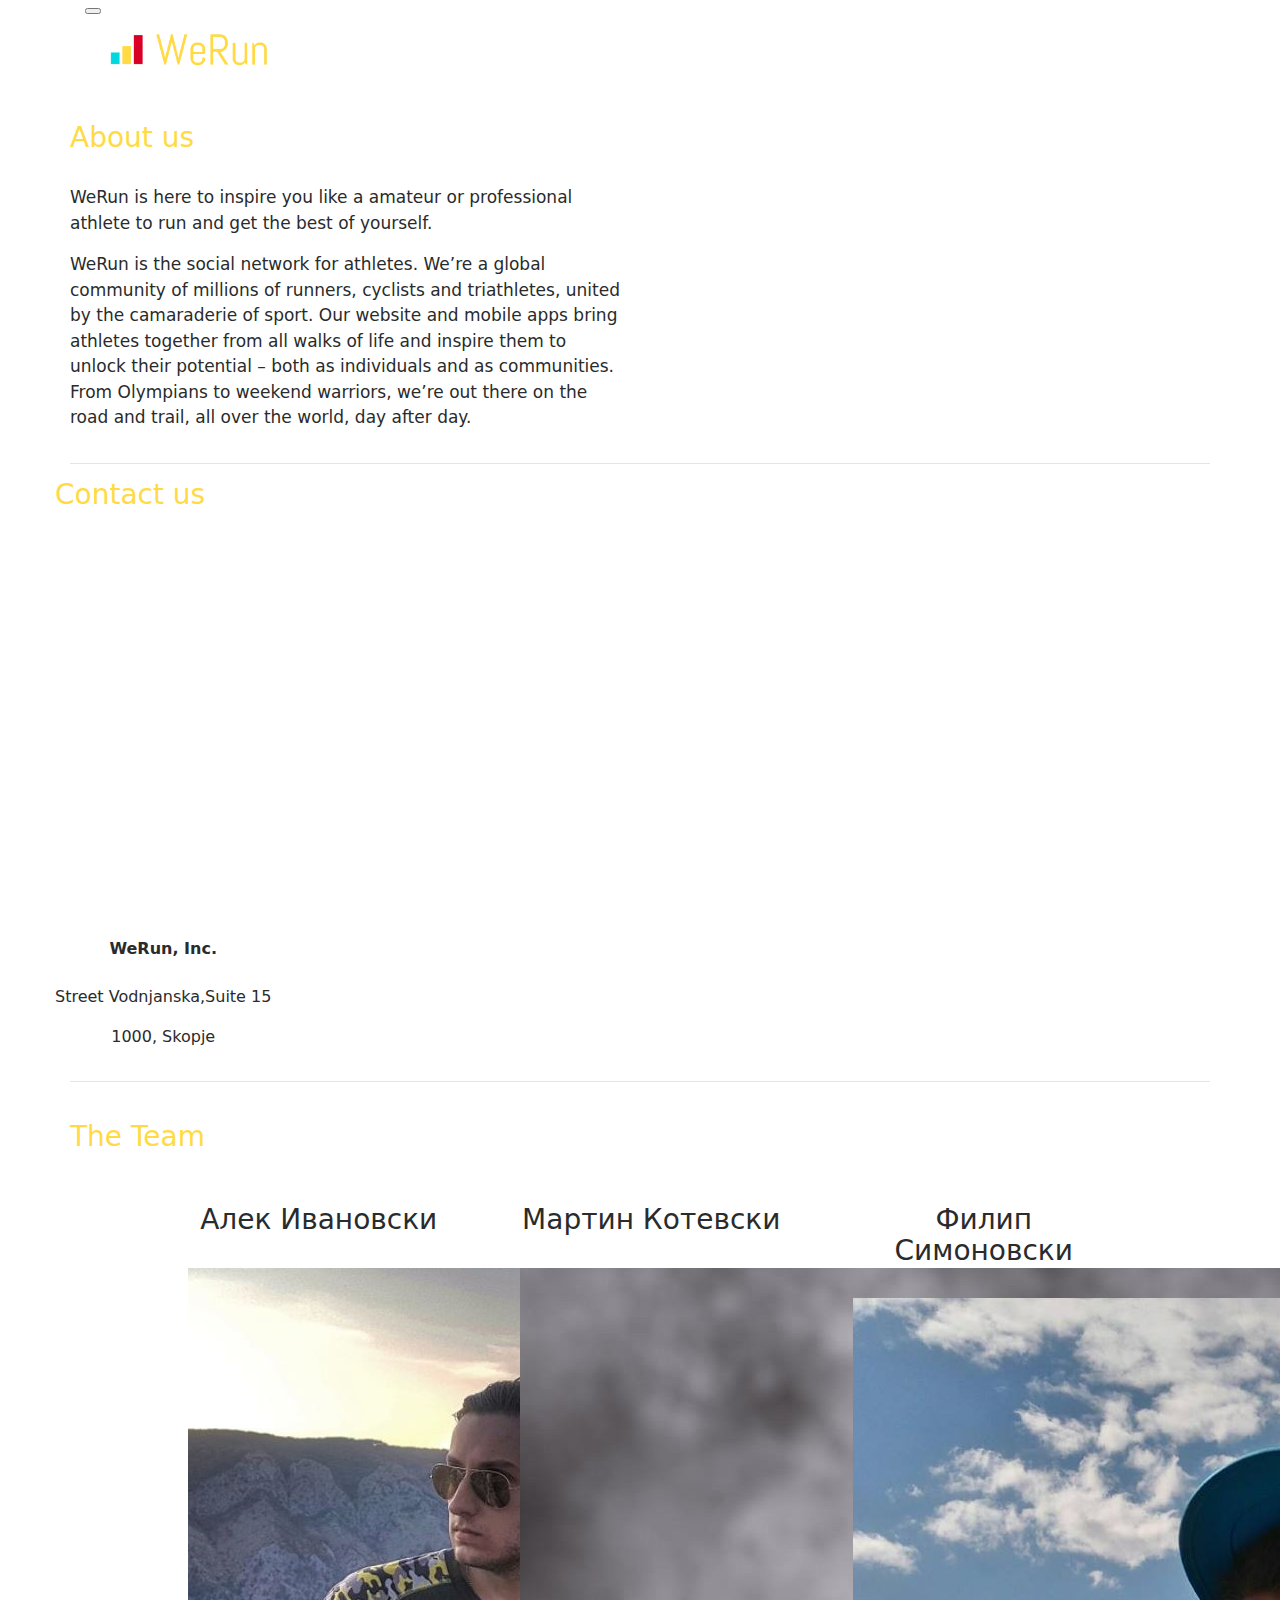
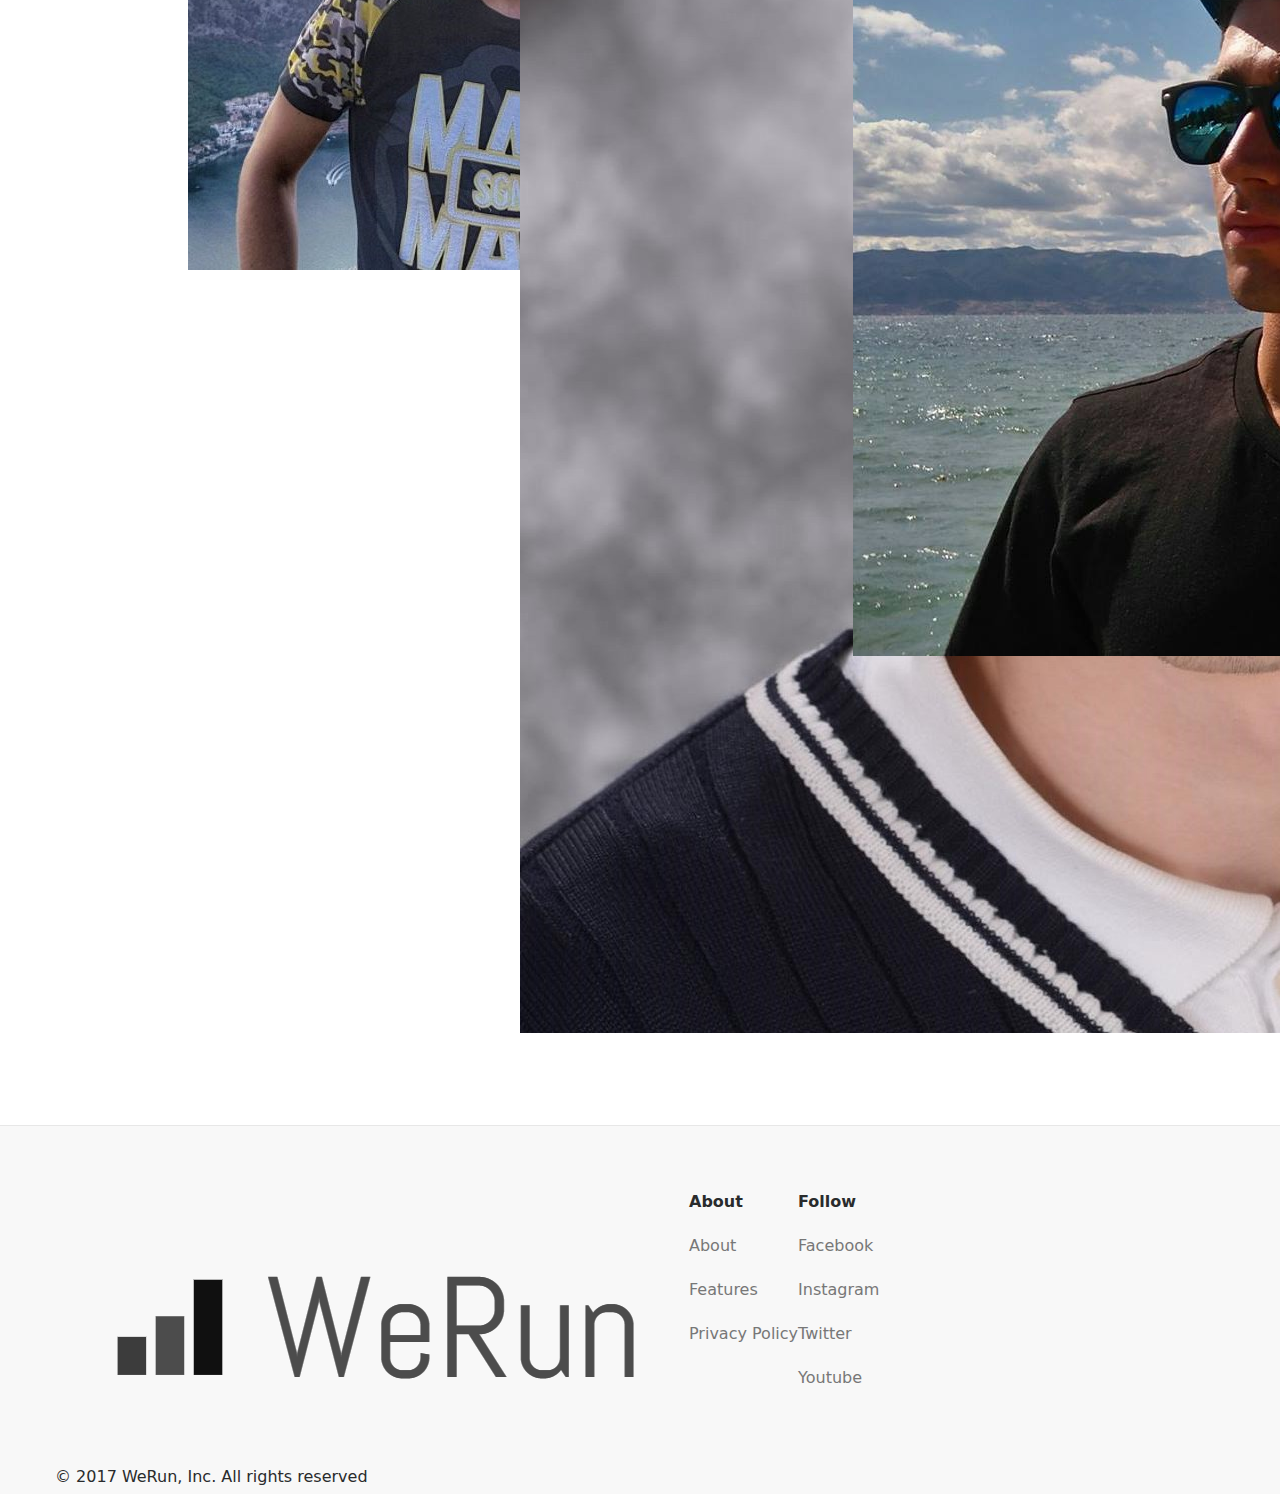
<file: about.html>
<!DOCTYPE html>
<html lang="en">
<head>
    <meta charset="utf-8">
    <meta http-equiv="X-UA-Compatible" content="IE=edge">
    <meta name="viewport" content="width=device-width, initial-scale=1">
    <meta name="description" content="">
    <meta name="author" content="">

    <title>WeRun</title>

    <!-- Bootstrap Core CSS -->
    <link href="css/bootstrap.css" rel="stylesheet">
    <!--<link href="css/bootstrap.min.css" rel="stylesheet">-->

    <!-- Fonts -->
    <link href="fonts/css/font-awesome.min.css" rel="stylesheet" type="text/css">
    <link href="http://fonts.googleapis.com/css?family=Montserrat:400,700" rel="stylesheet" type="text/css">
    <link href="http://fonts.googleapis.com/css?family=Lato:400,700,400italic,700italic" rel="stylesheet"
          type="text/css">

    <!-- Custom CSS -->
    <link href="css/template.css" rel="stylesheet">
    <link rel="stylesheet" href="css/about.css">

    <!-- HTML5 Shim and Respond.js IE8 support of HTML5 elements and media queries -->
    <!-- WARNING: Respond.js doesn't work if you view the page via file:// -->
    <!--[if lt IE 9]>
    <script src="https://oss.maxcdn.com/libs/html5shiv/3.7.0/html5shiv.js"></script>
    <script src="https://oss.maxcdn.com/libs/respond.js/1.4.2/respond.min.js"></script>
    <![endif]-->

</head>

<body>

<!--Navigation Bar-->
<nav class="navbar navbar-default" style="margin-bottom: 0">
    <div class="container">

        <!--Navbar Header-->
        <div class="navbar-header page-scroll">
            <!--Logo-->
            <a class="brand" style="margin: 0; float: none;" href="home.html";>
                <img alt="Brand" src="img/Logomakr_6KKwWi.png" class="logo">
            </a>
            <!--Hamburger button-->
            <button type="button" class="navbar-toggle" data-toggle="collapse" data-target="#bs-navbar-collapse" style="float: left">
                <span class="sr-only">Toggle navigation</span>
                <span class="icon-bar"></span>
                <span class="icon-bar"></span>
                <span class="icon-bar"></span>
            </button>
        </div>

        <!--Navbar Content-->
        <div class="collapse navbar-collapse" id="bs-navbar-collapse">
            <ul class="nav navbar-nav navbar-left">
                <li><a href="dashboard.html">Dashboard</a></li>
                <li><a href="training.html">Training</a></li>
                <li><a href="challenges.html">Challenges</a></li>
            </ul>
        </div>
    </div>
</nav>

<!--Main Section-->
<div class="container" style="padding: 0">
    <div class="row">
        <div class="col-md-6">
            <br>
            <h3 style="color: #FFDA44;"> About us</h3>
            <br>
            <p class="paragraph-text">WeRun is here to inspire you like a amateur or professional athlete to run and get the best of yourself.</p>
            <p class="paragraph-text">WeRun is the social network for athletes. We’re a global community of millions of runners, cyclists and triathletes, united by the camaraderie of sport. Our website and mobile apps bring athletes together from all walks of life and inspire them to unlock their potential – both as individuals and as communities. From Olympians to weekend warriors, we’re out there on the road and trail, all over the world, day after day.</p>
        </div>
        <div class="col-md-6">
            <br>
            <iframe width="560" height="315" class="text-center" style="border-radius: 10px;" src="https://www.youtube.com/embed/gF0rrpMH-Jo" frameborder="0" allowfullscreen></iframe>
        </div>
    </div>

    <hr>

    <div class="row">
        <br>
        <h3 style="color: #FFDA44;"> Contact us</h3>
        <br>
        <div class="col-xs-10 col-xs-offset-1 text-center">
            <iframe src="https://www.google.com/maps/embed?pb=!1m18!1m12!1m3!1d94881.79906783722!2d21.354849921897316!3d41.99906896239955!2m3!1f0!2f0!3f0!3m2!1i1024!2i768!4f13.1!3m3!1m2!1s0x135415a58c9aa2a5%3A0xb2ed88c260872020!2sSkopje!5e0!3m2!1sen!2smk!4v1505398615577" width="100%" height="450" frameborder="0" style="border:0" allowfullscreen></iframe>
        </div>
        <br>
    </div>
    <div class="row text-center">
        <br>
        <adress>
            <strong>WeRun, Inc.</strong>
            <br>
            <br>
            <p>Street Vodnjanska,Suite 15</p>
            <p>1000, Skopje</p>
        </adress>
        <br>
    </div>

    <hr>
 
    <div class="row"></div>
        <br>
        <h3 style="color: #FFDA44;"> The Team</h3>
        <br>
        <div class="row center-block">
            <div class="col-md-1">

            </div>
        <!--Alek-->
        <div class="col-xs-11 col-md-3 text-center person-div fix-margin ">
            <h3>Алек Ивановски</h3>
            <br>
            <a href="https://www.facebook.com/alek.ivanovski.5" target="_blank"><img class="img-responsive img-circle" src="img/alek.jpg" alt="alek image"></a>
            <br>
            <br>
        </div>
        <!--Martin-->
        <div class="col-md-3 col-xs-11 text-center person-div fix-margin ">
            <h3>Мартин Котевски</h3>
            <br>
            <a href="https://www.facebook.com/mkote96" target="_blank"><img class="img-responsive img-circle" src="img/martin.jpg" alt="martin image"></a>
            <br>
            <br>
        </div>
        <!--Filip-->
        <div class="col-md-3 col-xs-11 text-center person-div fix-margin ">
            <h3>Филип Симоновски</h3>
            <br>
            <a href="https://www.facebook.com/filip.simonovski3" target="_blank"><img class="img-responsive img-circle" src="img/filip.jpg" alt="filip image"></a>
            <br>
            <br>
        </div>
        </div>
    <br>
    <br>
</div>

<div class="container-fluid footer">
    <div class="container">
        <div class="row">

            <!--Logo and text-->
            <div class="col-xs-4">
                <!--<div class="row">-->
                <div class="col-sm-offset-2 col-sm-8">
                    <img src="img/logotint.png" class="img-responsive">
                </div>
                <!--</div>-->
                <div class="row">
                    <div class="col-xs-12">
                        <h5 class="text-center">
                            <small>© 2017 WeRun, Inc. All rights reserved</small>
                        </h5>
                    </div>
                </div>
            </div>
            <!--About-->
            <div class="col-xs-offset-2 col-xs-2">
                <ul class="list-unstyled">
                    <li><strong>About</strong></li>
                    <li><a href="about.html" class="footerli">About</a></li>
                    <li><a href="features.html" class="footerli">Features</a></li>
                    <li><a href="privacy.html" class="footerli">Privacy Policy</a></li>
                </ul>
            </div>
            <!--Features-->
            <div class="col-xs-offset-2 col-xs-2">
                <ul class="list-unstyled">
                    <li><strong>Follow</strong></li>
                    <li><a href="https://www.facebook.com" target="_blank" class="footerli">Facebook</a></li>
                    <li><a href="https://www.instagram.com" target="_blank" class="footerli">Instagram</a></li>
                    <li><a href="https://www.twitter.com" target="_blank" class="footerli">Twitter</a></li>
                    <li><a href="https://www.youtube.com" target="_blank" class="footerli">Youtube</a></li>
                </ul>
            </div>

        </div>
    </div>
</div>

<!-- jQuery -->
<script src="js/jquery.js"></script>


<!-- Bootstrap Core JavaScript -->
<script src="js/bootstrap.min.js"></script>

</body>
</html>
</file>
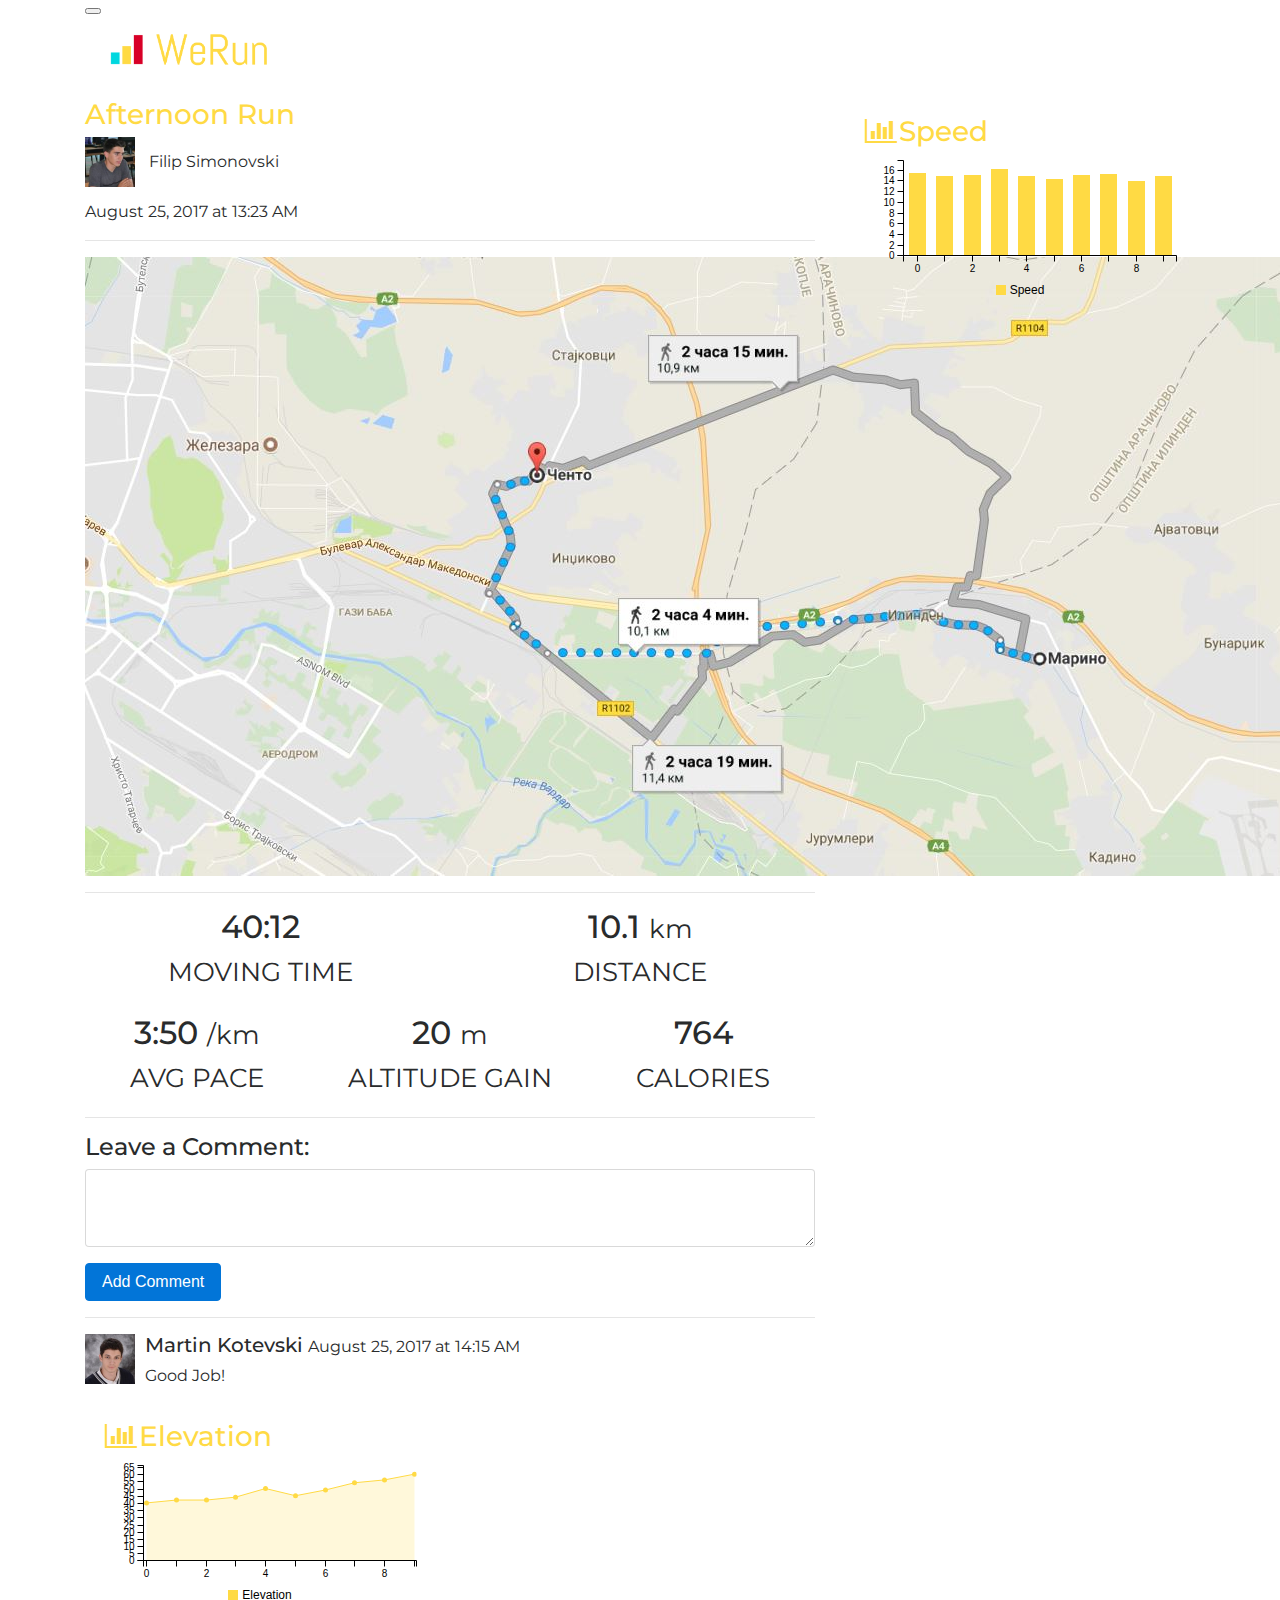
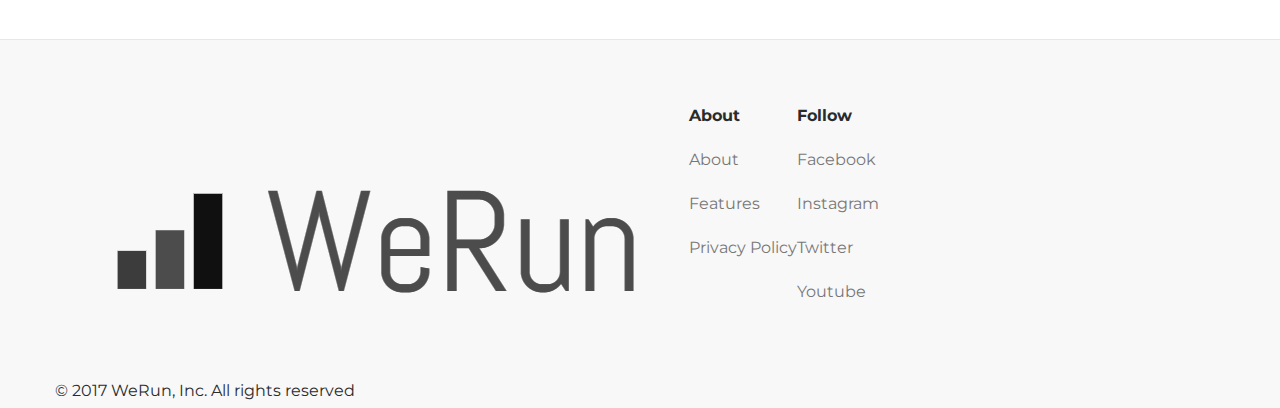
<file: afternoonrun.html>
<!DOCTYPE html>
<html lang="en">
<head>
    <meta charset="utf-8">
    <meta http-equiv="X-UA-Compatible" content="IE=edge">
    <meta name="viewport" content="width=device-width, initial-scale=1">
    <meta name="description" content="">
    <meta name="author" content="">

    <title>Afternoon run</title>

    <!-- Bootstrap Core CSS -->
    <link href="css/bootstrap.css" rel="stylesheet">
    <!--<link href="css/bootstrap.min.css" rel="stylesheet">-->

    <!-- Fonts -->
    <link href="fonts/css/font-awesome.min.css" rel="stylesheet" type="text/css">
    <link href="http://fonts.googleapis.com/css?family=Montserrat:400,700" rel="stylesheet" type="text/css">
    <link href="http://fonts.googleapis.com/css?family=Lato:400,700,400italic,700italic" rel="stylesheet"
          type="text/css">

    <!-- Custom CSS -->
    <link href="css/template.css" rel="stylesheet">
    <link href="css/dashboard.css" rel="stylesheet">
    <link href="css/run.css" rel="stylesheet">

    <!-- C3 Charts CSS -->
    <link href="css/c3.css" rel="stylesheet">

    <!-- HTML5 Shim and Respond.js IE8 support of HTML5 elements and media queries -->
    <!-- WARNING: Respond.js doesn't work if you view the page via file:// -->
    <!--[if lt IE 9]>
    <script src="https://oss.maxcdn.com/libs/html5shiv/3.7.0/html5shiv.js"></script>
    <script src="https://oss.maxcdn.com/libs/respond.js/1.4.2/respond.min.js"></script>
    <![endif]-->

</head>

<body>

<!--Navigation Bar-->
<nav class="navbar navbar-default" style="margin-bottom: 0">
    <div class="container">

        <!--Navbar Header-->
        <div class="navbar-header page-scroll">
            <!--Logo-->
            <a class="brand" style="margin: 0; float: none;" href="home.html" ;>
                <img alt="Brand" src="img/Logomakr_6KKwWi.png" class="logo">
            </a>
            <!--Hamburger button-->
            <button type="button" class="navbar-toggle" data-toggle="collapse" data-target="#bs-navbar-collapse"
                    style="float: left">
                <span class="sr-only">Toggle navigation</span>
                <span class="icon-bar"></span>
                <span class="icon-bar"></span>
                <span class="icon-bar"></span>
            </button>
        </div>

        <!--Navbar Content-->
        <div class="collapse navbar-collapse" id="bs-navbar-collapse">
            <ul class="nav navbar-nav navbar-left">
                <li><a href="dashboard.html">Dashboard</a></li>
                <li><a href="training.html">Training</a></li>
                <li><a href="challenges.html">Challenges</a></li>
            </ul>
        </div>
    </div>
</nav>


<!-- Page Content -->
<div class="container">

    <div class="row">

        <!-- Blog Post Content Column -->
        <div class="col-lg-8">

            <!-- Blog Post -->

            <!-- Title -->
            <h3>
                Afternoon Run
            </h3>

            <img src="img/pipe.jpg" class="profile_picture img-responsive img-circle">
            <p class="profile_name">Filip Simonovski</p>
            <p class="date_time"><span class="glyphicon glyphicon-time"></span>  August 25, 2017 at 13:23 AM</p>
            <hr>
            <img class="img-responsive" src="img/pipe_run.JPG" alt="">
            <!--<hr>-->
            <hr>

            <!-- Post Content -->
            <div class="row">
                <div class="col-md-6">
                    <h2 class="text-center">40:12</h2>
                    <h2 class="text-center">
                        <small>MOVING TIME</small>
                    </h2>
                </div>
                <div class="col-md-6">
                    <h2 class="text-center">10.1
                        <small>km</small>
                    </h2>
                    <h2 class="text-center">
                        <small>DISTANCE</small>
                    </h2>
                </div>
            </div>
            <div class="row" style="padding-top: 20px">
                <div class="col-md-4">
                    <h2 class="text-center">3:50
                        <small>/km</small>
                    </h2>
                    <h2 class="text-center">
                        <small>AVG PACE</small>
                    </h2>
                </div>
                <div class="col-md-4">
                    <h2 class="text-center">20
                        <small>m</small>
                    </h2>
                    <h2 class="text-center">
                        <small>ALTITUDE GAIN</small>
                    </h2>
                </div>
                <div class="col-md-4">
                    <h2 class="text-center">764</h2>
                    <h2 class="text-center">
                        <small>CALORIES</small>
                    </h2>
                </div>
            </div>

            <hr>

            <!-- Comments -->

            <!-- Comments Form -->
            <div class="well">
                <h4>Leave a Comment:</h4>
                <form role="form">
                    <div class="form-group">
                        <textarea class="form-control" id="comment_value" rows="3"></textarea>
                    </div>
                    <button type="submit" class="btn btn-primary" id="add_comment">Add Comment</button>
                </form>
            </div>

            <hr>

            <!-- Posted Comments -->

            <!-- Comment -->
            <div class="media">
                <div class="media-left media-top">
                    <img src="img/AAEAAQAAAAkote.jpg" class="media-object profile_picture img-circle">
                </div>
                <div class="media-body">
                    <h5 class="media-heading profile_name">Martin Kotevski
                        <small>August 25, 2017 at 14:15 AM</small>
                    </h5>
                    <p class="comment">Good Job!</p>
                </div>
            </div>

        </div>

        <!--Charts-->
        <!--Speed chart-->
        <div class="col-md-4">
            <div class="panel panel-default" style="height: 200px">
                <div class="panel-heading">
                    <h3 class="panel-title"><i class="fa fa-bar-chart-o fa-fw"></i>Speed</h3>
                </div>
                <div class="panel-body">
                    <div id="speed-chart" style="height: 150px"></div>
                </div>
            </div>
        </div>

        <!--Elevation chart-->
        <div class="col-md-4">
            <div class="panel panel-default" style="height: 200px">
                <div class="panel-heading">
                    <h3 class="panel-title"><i class="fa fa-bar-chart-o fa-fw"></i>Elevation</h3>
                </div>
                <div class="panel-body">
                    <div id="elev-chart" style="height: 150px"></div>
                </div>
            </div>
        </div>

    </div>
</div>

<div class="container-fluid footer">
    <div class="container">
        <div class="row">

            <!--Logo and text-->
            <div class="col-xs-4">
                <!--<div class="row">-->
                <div class="col-sm-offset-2 col-sm-8">
                    <img src="img/logotint.png" class="img-responsive">
                </div>
                <!--</div>-->
                <div class="row">
                    <div class="col-xs-12">
                        <h5 class="text-center">
                            <small>© 2017 WeRun, Inc. All rights reserved</small>
                        </h5>
                    </div>
                </div>
            </div>
            <!--About-->
            <div class="col-xs-offset-2 col-xs-2">
                <ul class="list-unstyled">
                    <li><strong>About</strong></li>
                    <li><a href="about.html" class="footerli">About</a></li>
                    <li><a href="features.html" class="footerli">Features</a></li>
                    <li><a href="privacy.html" class="footerli">Privacy Policy</a></li>
                </ul>
            </div>
            <!--Features-->
            <div class="col-xs-offset-2 col-xs-2">
                <ul class="list-unstyled">
                    <li><strong>Follow</strong></li>
                    <li><a href="https://www.facebook.com" target="_blank" class="footerli">Facebook</a></li>
                    <li><a href="https://www.instagram.com" target="_blank" class="footerli">Instagram</a></li>
                    <li><a href="https://www.twitter.com" target="_blank" class="footerli">Twitter</a></li>
                    <li><a href="https://www.youtube.com" target="_blank" class="footerli">Youtube</a></li>
                </ul>
            </div>

        </div>
    </div>
</div>

<!-- jQuery -->
<script src="js/jquery.js"></script>

<!-- Bootstrap Core JavaScript -->
<script src="js/bootstrap.min.js"></script>

<!-- C3 Charts JavaScript -->
<script src="js/d3.min.js"></script>
<script src="js/c3.min.js"></script>

<!-- Custom JavaScript -->
<script src="js/afternoonrun.js"></script>
</body>
</html>
</file>
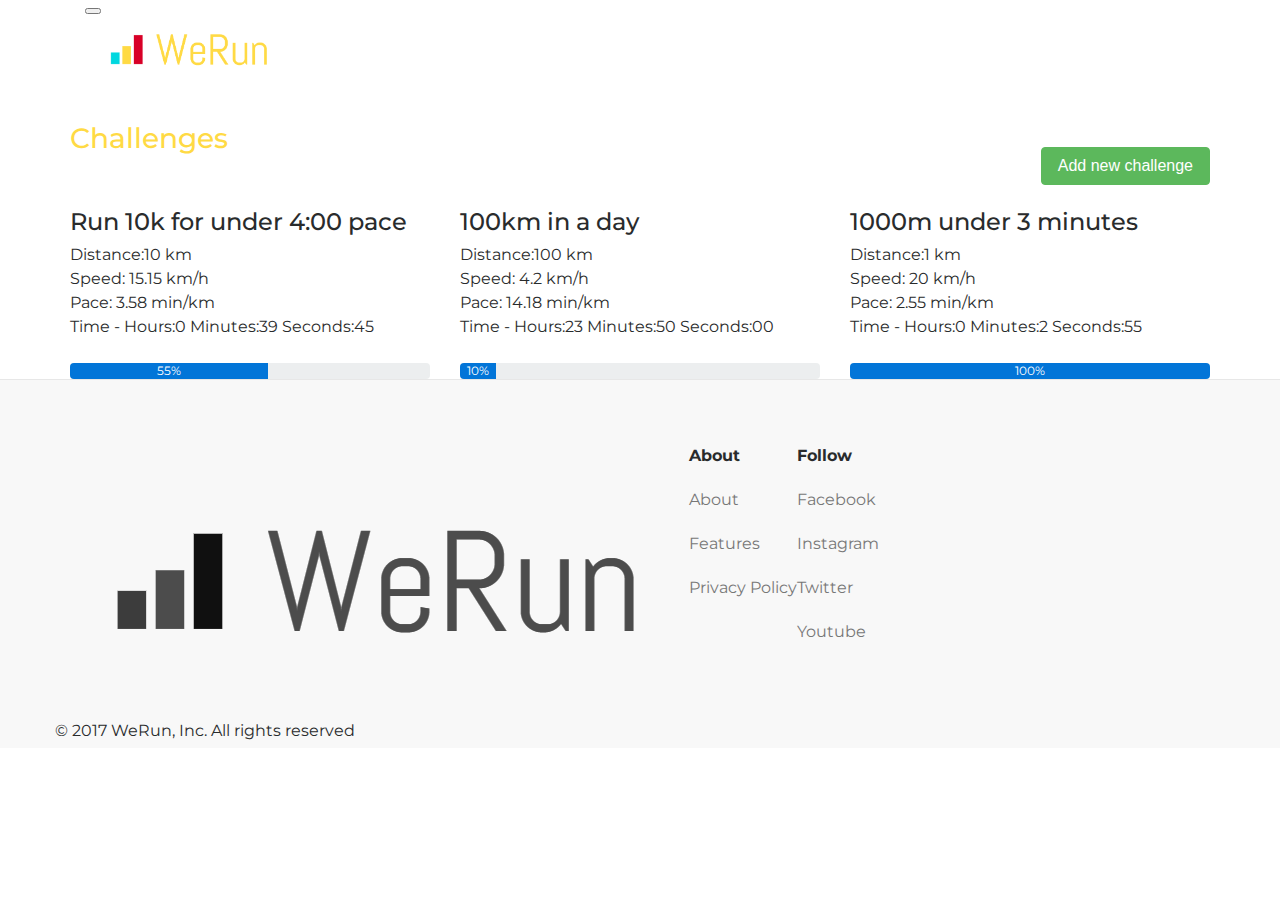
<file: challenges.html>
<!DOCTYPE html>
<html lang="en">
<head>
    <meta charset="utf-8">
    <meta http-equiv="X-UA-Compatible" content="IE=edge">
    <meta name="viewport" content="width=device-width, initial-scale=1">
    <meta name="description" content="">
    <meta name="author" content="">

    <title>WeRun</title>

    <!-- Bootstrap Core CSS -->
    <link href="css/bootstrap.css" rel="stylesheet">
    <!--<link href="css/bootstrap.min.css" rel="stylesheet">-->

    <!-- Fonts -->
    <link href="fonts/css/font-awesome.min.css" rel="stylesheet" type="text/css">
    <link href="http://fonts.googleapis.com/css?family=Montserrat:400,700" rel="stylesheet" type="text/css">
    <link href="http://fonts.googleapis.com/css?family=Lato:400,700,400italic,700italic" rel="stylesheet"
          type="text/css">

    <!-- Custom CSS -->
    <link href="css/template.css" rel="stylesheet">
    <link href="css/challenges.css" rel="stylesheet">

    <!-- HTML5 Shim and Respond.js IE8 support of HTML5 elements and media queries -->
    <!-- WARNING: Respond.js doesn't work if you view the page via file:// -->
    <!--[if lt IE 9]>
    <script src="https://oss.maxcdn.com/libs/html5shiv/3.7.0/html5shiv.js"></script>
    <script src="https://oss.maxcdn.com/libs/respond.js/1.4.2/respond.min.js"></script>
    <![endif]-->

</head>

<body>

<!--Navigation Bar-->
<nav class="navbar navbar-default" style="margin-bottom: 0">
    <div class="container">

        <!--Navbar Header-->
        <div class="navbar-header page-scroll">
            <!--Logo-->
            <a class="brand" style="margin: 0; float: none;" href="home.html";>
                <img alt="Brand" src="img/Logomakr_6KKwWi.png" class="logo">
            </a>
            <!--Hamburger button-->
            <button type="button" class="navbar-toggle" data-toggle="collapse" data-target="#bs-navbar-collapse" style="float: left">
                <span class="sr-only">Toggle navigation</span>
                <span class="icon-bar"></span>
                <span class="icon-bar"></span>
                <span class="icon-bar"></span>
            </button>
        </div>

        <!--Navbar Content-->
        <div class="collapse navbar-collapse" id="bs-navbar-collapse">
            <ul class="nav navbar-nav navbar-left">
                <li><a href="dashboard.html">Dashboard</a></li>
                <li><a href="training.html">Training</a></li>
                <li><a href="challenges.html">Challenges</a></li>
            </ul>
        </div>
    </div>
</nav>

<!--Main Section-->
<div class="container" style="padding: 0">
    <div class="row">
        <div class="col-sm-6">
            <br>
            <h3 class="text-left" style="color: #FFDA44;float: left;"> Challenges</h3>
        </div>
        <div class="col-sm-6">
            <br>
            <br>
            <button class="btn btn-success" data-toggle="modal" style="float: right;" data-target="#addNewChallengeModal" id="newChallenge">Add new challenge</button>
        </div>
    </div>



    <br>
    <div class="row" id="challenges">
        <!--Simple challenge-->
        <div class="col-sm-4">
        <div class="panel panel-default">
            <div class="panel-body"><h4>Run 10k for under 4:00 pace</h4></div>
            <div class="panel-footer">
                <span>Distance:<span >10 km</span></span><br>
                <span>Speed: <span>15.15 km/h</span></span><br>
                <span>Pace: <span>3.58 min/km</span></span><br>
                <span>Time - <span >Hours:0 Minutes:39 Seconds:45</span></span>

                <br>
                <br>
                <!--Progress bar-->
                <div class="progress">
                    <div class="progress-bar progress-bar-warning" role="progressbar" aria-valuenow="55"
                         aria-valuemin="0" aria-valuemax="100" style="width:55%">
                        55%
                    </div>
                </div>
            </div>
        </div>
        </div>
        <!--Simple challenge-->
        <div class="col-sm-4">
            <div class="panel panel-default">
                <div class="panel-body"><h4>100km in a day</h4></div>
                <div class="panel-footer">
                    <span>Distance:<span >100 km</span></span><br>
                    <span>Speed: <span>4.2 km/h</span></span><br>
                    <span>Pace: <span>14.18 min/km</span></span><br>
                    <span>Time - <span >Hours:23 Minutes:50 Seconds:00</span></span>
                    <br>
                    <br>
                    <!--Progress bar-->
                    <div class="progress ">
                        <div class="progress-bar progress-bar-danger" role="progressbar" aria-valuenow="10"
                             aria-valuemin="0" aria-valuemax="10" style="width:10%">
                            10%
                        </div>
                    </div>
                </div>
            </div>
        </div>
        <!--Simple challenge-->
        <div class="col-sm-4">
            <div class="panel panel-default">
                <div class="panel-body"><h4>1000m under 3 minutes</h4></div>
                <div class="panel-footer">
                    <span>Distance:<span>1 km</span></span><br>
                    <span>Speed: <span>20 km/h</span></span><br>
                    <span>Pace: <span>2.55 min/km</span></span><br>
                    <span>Time - <span>Hours:0 Minutes:2 Seconds:55</span></span>
                    <br>
                    <br>
                    <!--Progress bar-->
                    <div class="progress">
                        <div class="progress-bar progress-bar-success" role="progressbar" aria-valuenow="100"
                             aria-valuemin="0" aria-valuemax="100" style="width:100%">
                            100%
                        </div>
                    </div>
                </div>
            </div>
        </div>
    </div>

    <!-- Modal -->
    <div id="addNewChallengeModal" class="modal fade" >
        <div class="modal-dialog" >
            <!-- Modal content-->
            <div class="modal-content">
                <!--Modal Header-->
                <div class="modal-header">
                    <button type="button" class="close" id="close" data-dismiss="modal" >&times;</button>
                    <h4 class="modal-title">Add new challenge</h4>
                </div>
                <!--Modal Body-->
                <div class="modal-body">
                    <form id="newChallengeForm">
                        <input class="form-control block" type="text" id="chName" placeholder="Challenge name">
                        <br>

                            <input class="form-control" type="number" id="chDistance" placeholder="Distance in meters">
                        <br>
                        <!--<input type="checkbox" id="challengeTime">-->
                        Challenge time
                        </br>
                        <br>
                        <div class="form-group-sm form-inline" id="enterTime">
                            <small>Time: </small>
                            <input class="form-control " type="number" id="chHour" placeholder="hours">
                            <input class="form-control" type="number" id="chMinutes" placeholder="minutes">
                            <input class="form-control" type="number" id="chSeconds" placeholder="seconds">
                        </div>
                        <br>
                        <div class="alert-danger" id="validationAlert" style="display: none;"> Please enter all fields correctly</div>

                    </form>
                </div>
                <!--Modal Footer-->
                <div class="modal-footer">
                    <button type="button" class="btn btn-success" id="addNewChallenge">Add challenge</button>
                </div>
            </div>

        </div>
    </div>


</div>

<div class="container-fluid footer">
    <div class="container">
        <div class="row">

            <!--Logo and text-->
            <div class="col-xs-4">
                <!--<div class="row">-->
                <div class="col-sm-offset-2 col-sm-8">
                    <img src="img/logotint.png" class="img-responsive">
                </div>
                <!--</div>-->
                <div class="row">
                    <div class="col-xs-12">
                        <h5 class="text-center">
                            <small>© 2017 WeRun, Inc. All rights reserved</small>
                        </h5>
                    </div>
                </div>
            </div>
            <!--About-->
            <div class="col-xs-offset-2 col-xs-2">
                <ul class="list-unstyled">
                    <li><strong>About</strong></li>
                    <li><a href="about.html" class="footerli">About</a></li>
                    <li><a href="features.html" class="footerli">Features</a></li>
                    <li><a href="privacy.html" class="footerli">Privacy Policy</a></li>
                </ul>
            </div>
            <!--Features-->
            <div class="col-xs-offset-2 col-xs-2">
                <ul class="list-unstyled">
                    <li><strong>Follow</strong></li>
                    <li><a href="https://www.facebook.com" target="_blank" class="footerli">Facebook</a></li>
                    <li><a href="https://www.instagram.com" target="_blank" class="footerli">Instagram</a></li>
                    <li><a href="https://www.twitter.com" target="_blank" class="footerli">Twitter</a></li>
                    <li><a href="https://www.youtube.com" target="_blank" class="footerli">Youtube</a></li>
                </ul>
            </div>

        </div>
    </div>
</div>

<!-- jQuery -->
<script src="js/jquery.js"></script>

<!-- Custom JS -->
<script src="js/challenges.js"></script>

<!-- Bootstrap Core JavaScript -->
<script src="js/bootstrap.min.js"></script>

</body>
</html>
</file>
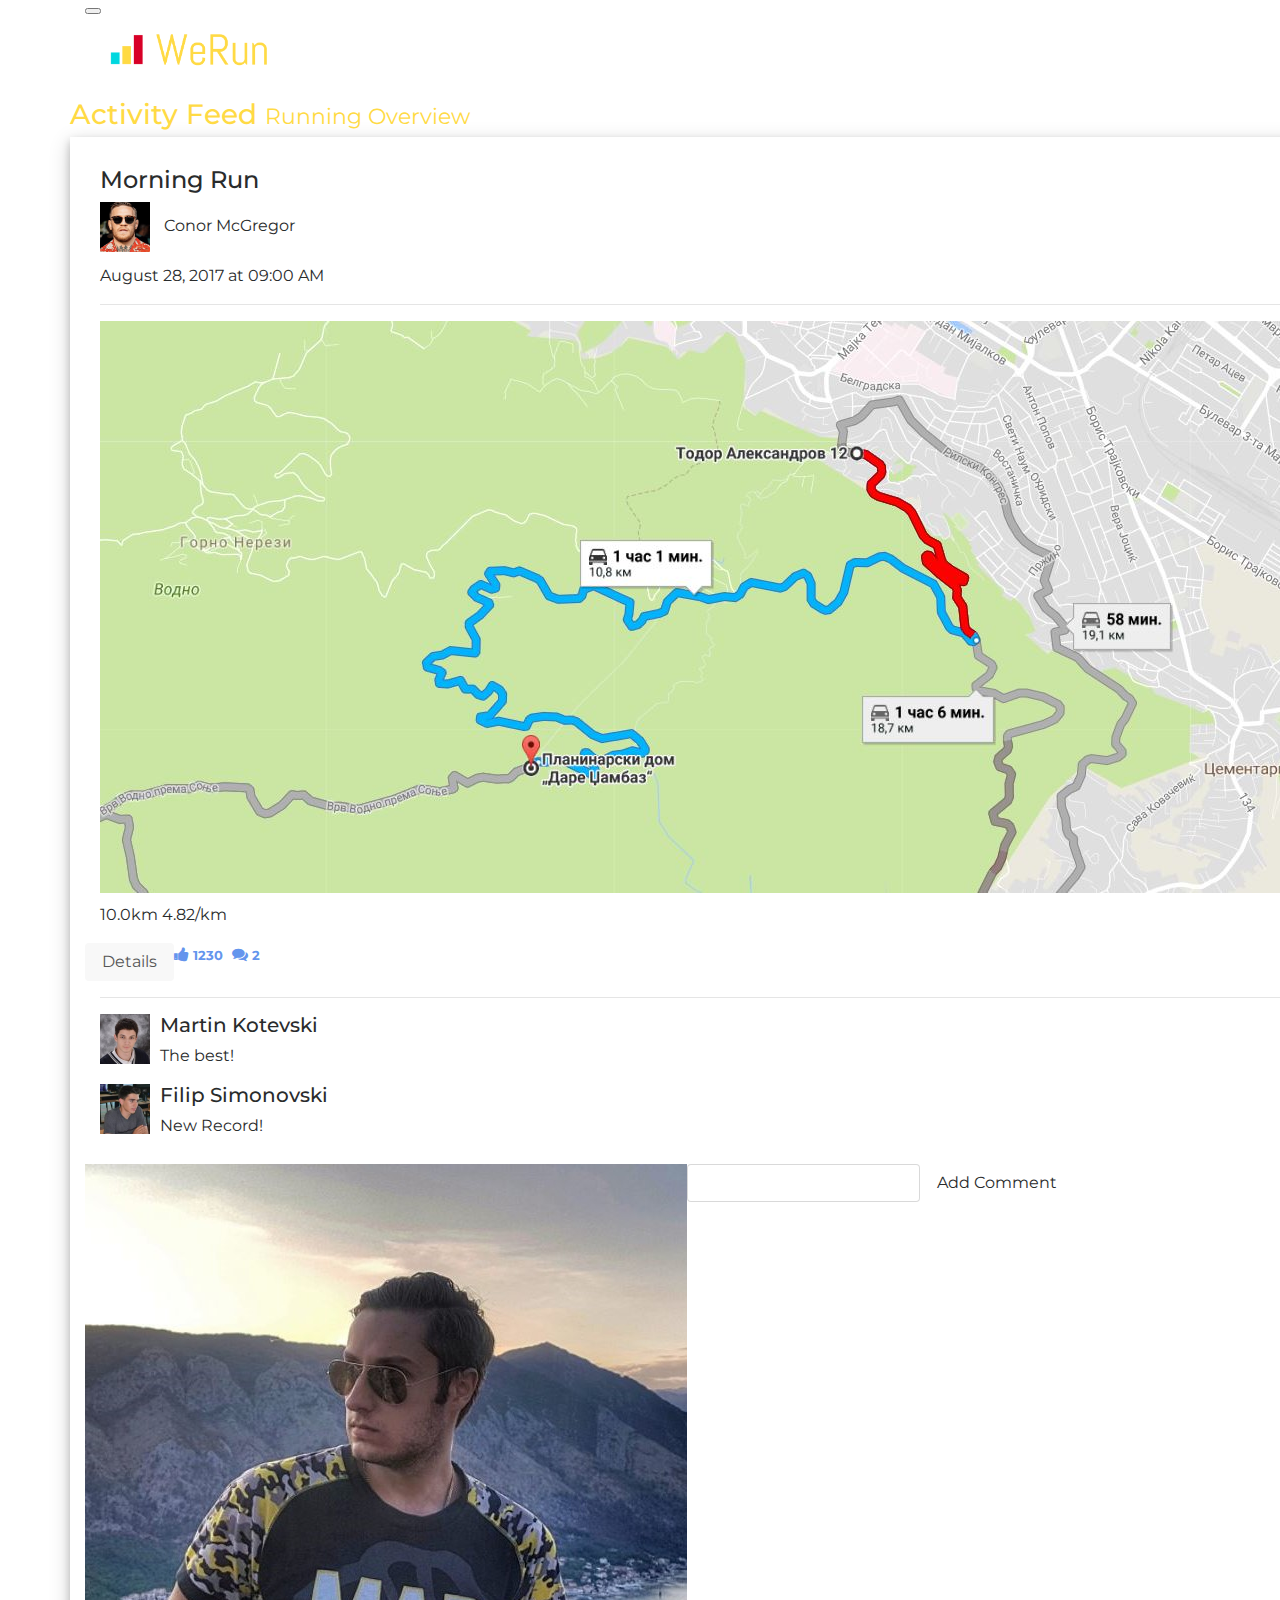
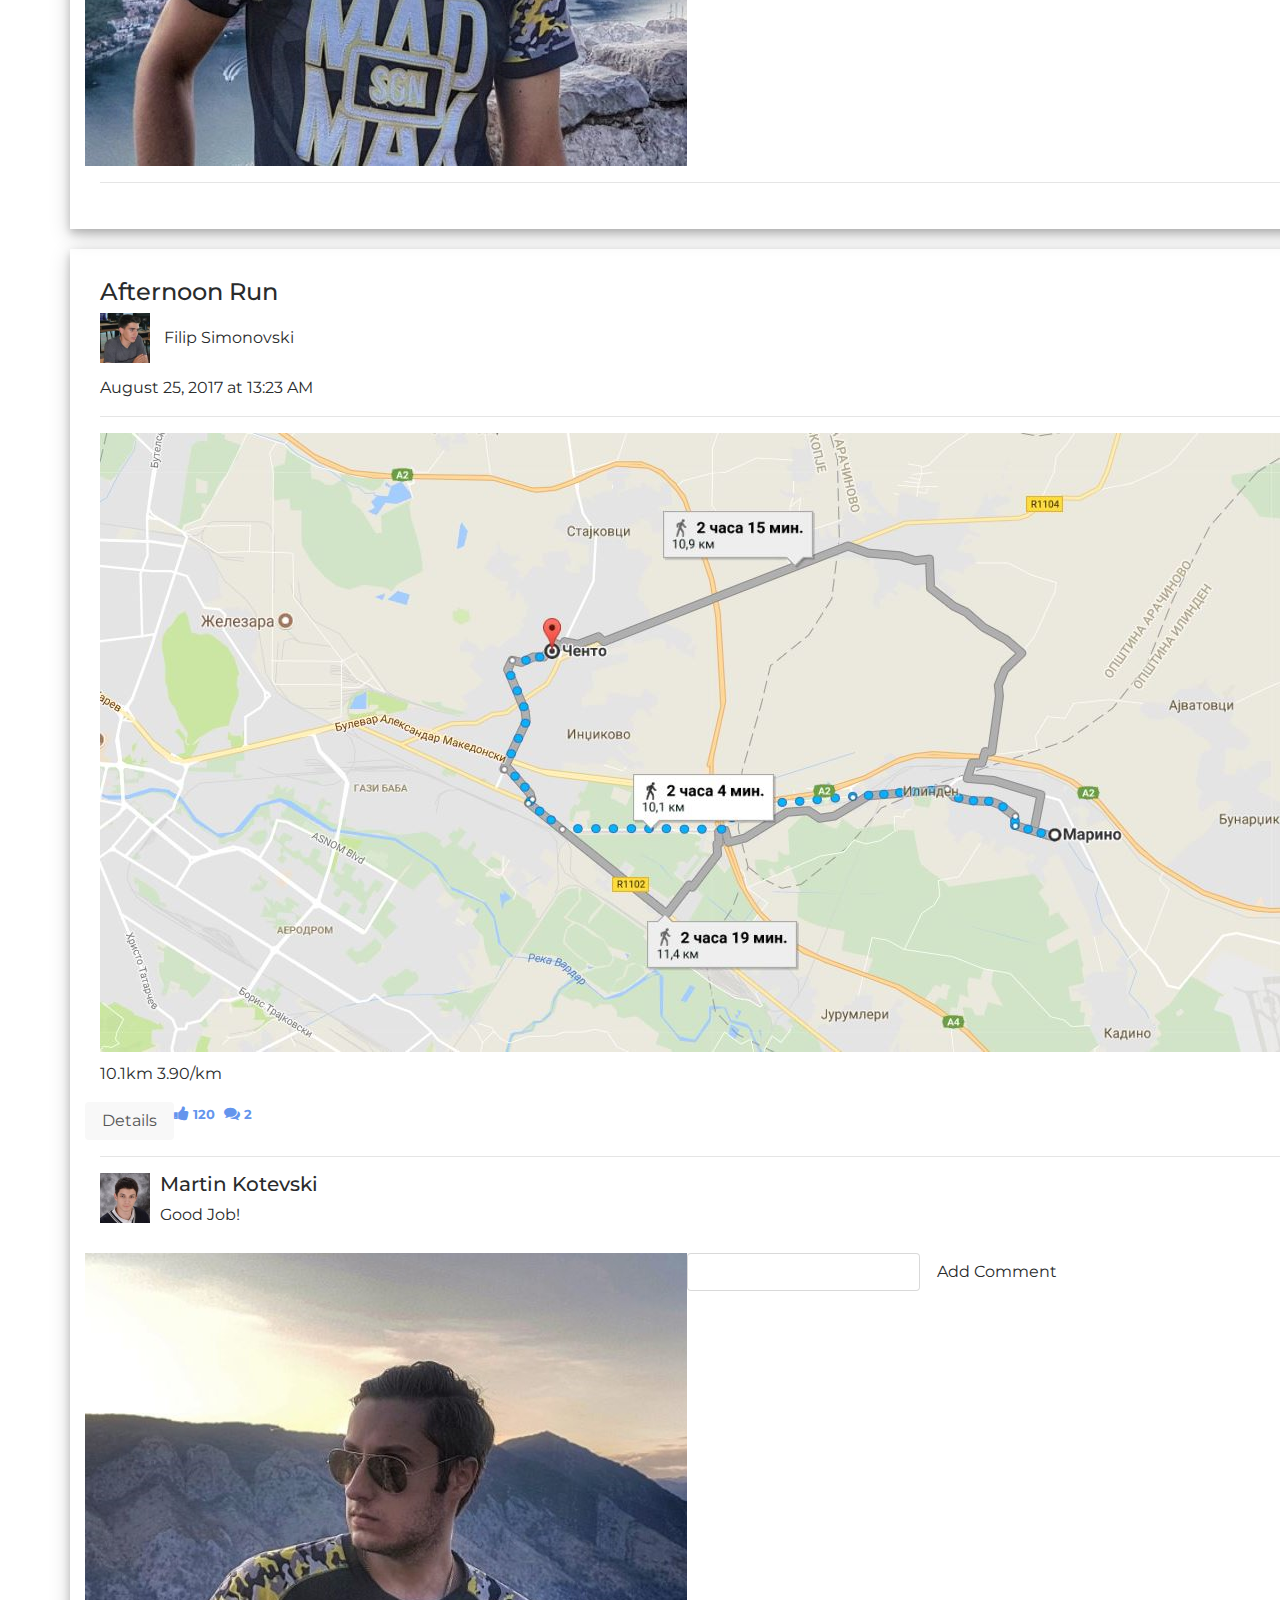
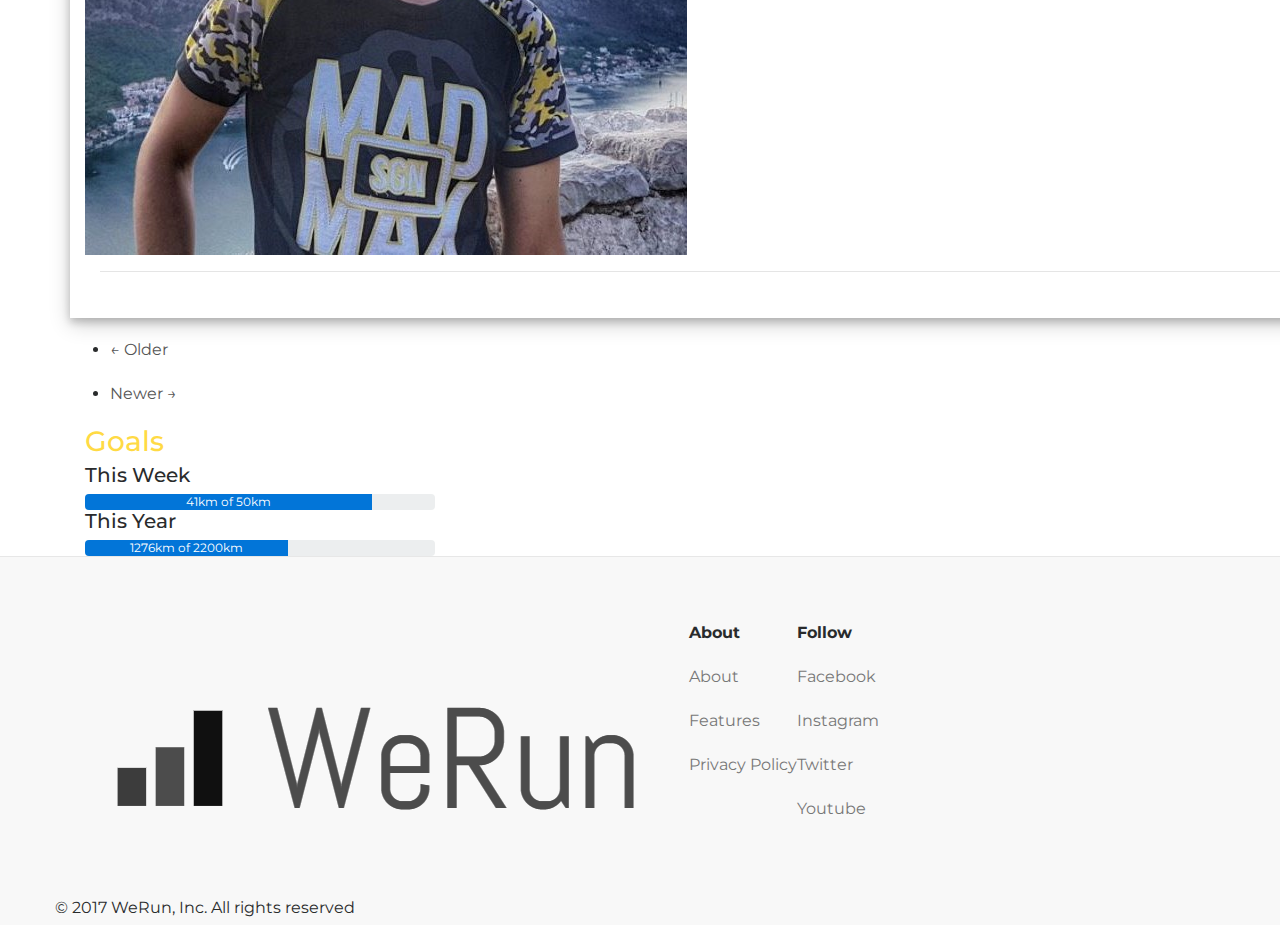
<file: dashboard.html>
<!DOCTYPE html>
<html lang="en">
<head>
    <meta charset="utf-8">
    <meta http-equiv="X-UA-Compatible" content="IE=edge">
    <meta name="viewport" content="width=device-width, initial-scale=1">
    <meta name="description" content="">
    <meta name="author" content="">

    <title>Dashboard</title>

    <!-- Bootstrap Core CSS -->
    <link href="css/bootstrap.css" rel="stylesheet">
    <!--<link href="css/bootstrap.min.css" rel="stylesheet">-->

    <!-- Fonts -->
    <link href="fonts/css/font-awesome.min.css" rel="stylesheet" type="text/css">
    <link href="http://fonts.googleapis.com/css?family=Montserrat:400,700" rel="stylesheet" type="text/css">
    <link href="http://fonts.googleapis.com/css?family=Lato:400,700,400italic,700italic" rel="stylesheet"
          type="text/css">

    <!-- Custom CSS -->
    <link href="css/template.css" rel="stylesheet">
    <link href="css/dashboard.css" rel="stylesheet">

    <!-- HTML5 Shim and Respond.js IE8 support of HTML5 elements and media queries -->
    <!-- WARNING: Respond.js doesn't work if you view the page via file:// -->
    <!--[if lt IE 9]>
    <script src="https://oss.maxcdn.com/libs/html5shiv/3.7.0/html5shiv.js"></script>
    <script src="https://oss.maxcdn.com/libs/respond.js/1.4.2/respond.min.js"></script>
    <![endif]-->

</head>

<body>

<!--Navigation Bar-->
<nav class="navbar navbar-default" style="margin-bottom: 0">
    <div class="container">

        <!--Navbar Header-->
        <div class="navbar-header page-scroll">
            <!--Logo-->
            <a class="brand" style="margin: 0; float: none;" href="home.html" ;>
                <img alt="Brand" src="img/Logomakr_6KKwWi.png" class="logo">
            </a>
            <!--Hamburger button-->
            <button type="button" class="navbar-toggle" data-toggle="collapse" data-target="#bs-navbar-collapse"
                    style="float: left">
                <span class="sr-only">Toggle navigation</span>
                <span class="icon-bar"></span>
                <span class="icon-bar"></span>
                <span class="icon-bar"></span>
            </button>
        </div>

        <!--Navbar Content-->
        <div class="collapse navbar-collapse" id="bs-navbar-collapse">
            <ul class="nav navbar-nav navbar-left">
                <li><a href="dashboard.html">Dashboard</a></li>
                <li><a href="training.html">Training</a></li>
                <li><a href="challenges.html">Challenges</a></li>
            </ul>
        </div>
    </div>
</nav>


<!--Page Content-->
<div class="container">

    <!--Activity Feed-->
    <div class="row">
        <div class="col-xs-8">
            <h3 class="page-header">
                Activity Feed
                <small>Running Overview</small>
            </h3>

            <!-- First Run -->
            <div class="run">
                <h4>
                    Morning Run
                </h4>

                <img src="img/Conor-McGregor-1.png" class="profile_picture img-responsive img-circle">
                <p class="profile_name">Conor McGregor</p>
                <p class="date_time"><span class="glyphicon glyphicon-time"></span> August 28, 2017 at 09:00 AM</p>
                <hr>
                <img class="img-responsive" src="img/conor_run.JPG" alt="">
                <!--<hr>-->
                <p class="description">10.0km 4.82/km</p>
                <div class="row">
                    <div class="col-xs-4"><a class="btn btn-default details" href="morningrun.html">Details <span
                            class="glyphicon glyphicon-chevron-right"></span></a></div>
                    <div class="col-xs-4 col-xs-offset-4 text-right">
                        <div class="reputation" style="color: cornflowerblue">
                            <small class="fa fa-thumbs-up"></small>
                            <small style="font-weight: bold; margin-right: 5px">1230</small>

                            <small class="fa fa-comments"></small>
                            <small style="font-weight: bold">2</small>
                        </div>
                    </div>

                </div>

                <hr>

                <!-- Comment 1 -->
                <div class="media">
                    <div class="media-left media-top">
                        <img src="img/AAEAAQAAAAkote.jpg" class="media-object profile_picture img-circle">
                    </div>
                    <div class="media-body">
                        <h5 class="media-heading profile_name">Martin Kotevski</h5>
                        <p class="comment">The best!</p>
                    </div>
                </div>

                <!-- Comment 2 -->
                <div class="media">
                    <div class="media-left media-top">
                        <img src="img/pipe.jpg" class="media-object profile_picture img-circle">
                    </div>
                    <div class="media-body">
                        <h5 class="media-heading profile_name">Filip Simonovski</h5>
                        <p class="comment">New Record!</p>
                    </div>
                </div>

                <!--New Comment-->
                <div class="row" style="padding-top: 10px">
                    <div class="col-xs-1 col-xs-offset-1">
                        <img src="img/alek.jpg" class="img-responsive img-circle profile-sm-picture">
                    </div>
                    <div class="col-xs-8">
                        <input type="text" class="form-control" id="form1">
                    </div>
                    <div class="col-xs-2" style="padding: 0">
                        <div class="btn btn-default add_comment1">Add Comment</div>
                    </div>
                </div>

                <hr>
            </div>

            <!-- Second Run -->
            <div class="run">
                <h4>
                    Afternoon Run
                </h4>

                <img src="img/pipe.jpg" class="profile_picture img-responsive img-circle">
                <p class="profile_name">Filip Simonovski</p>
                <p class="date_time"><span class="glyphicon glyphicon-time"></span> August 25, 2017 at 13:23 AM</p>
                <hr>
                <img class="img-responsive" src="img/pipe_run.JPG" alt="">
                <!--<hr>-->
                <p class="description">10.1km 3.90/km</p>
                <div class="row">
                    <div class="col-xs-4"><a class="btn btn-default details" href="afternoonrun.html">Details <span
                            class="glyphicon glyphicon-chevron-right"></span></a></div>
                    <div class="col-xs-4 col-xs-offset-4 text-right">
                        <div class="reputation" style="color: cornflowerblue">
                            <small class="fa fa-thumbs-up"></small>
                            <small style="font-weight: bold; margin-right: 5px">120</small>

                            <small class="fa fa-comments"></small>
                            <small style="font-weight: bold">2</small>
                        </div>
                    </div>

                </div>
                <hr>

                <!-- Comment 1 -->
                <div class="media">
                    <div class="media-left media-top">
                        <img src="img/AAEAAQAAAAkote.jpg" class="media-object profile_picture img-circle">
                    </div>
                    <div class="media-body">
                        <h5 class="media-heading profile_name">Martin Kotevski</h5>
                        <p class="comment">Good Job!</p>
                    </div>
                </div>

                <!--New Comment-->
                <div class="row" style="padding-top: 10px">
                    <div class="col-xs-1 col-xs-offset-1">
                        <img src="img/alek.jpg" class="img-responsive img-circle profile-sm-picture">
                    </div>
                    <div class="col-xs-8">
                        <input type="text" class="form-control" id="form2">
                    </div>
                    <div class="col-xs-2" style="padding: 0">
                        <div class="btn btn-default add_comment2">Add Comment</div>
                    </div>
                </div>

                <hr>
            </div>

            <!-- Pager -->
            <ul class="pager">
                <li class="previous">
                    <a href="#">&larr; Older</a>
                </li>
                <li class="next">
                    <a href="#">Newer &rarr;</a>
                </li>
            </ul>
        </div>

        <!--Goals-->
        <div class="col-md-4">
            <h3 class="page-header">Goals</h3>
            <div>
                <!--This Week-->
                <h5>This Week</h5>
                <div class="progress">
                    <div class="progress-bar progress-bar-success" role="progressbar" aria-valuenow="82"
                         aria-valuemin="0"
                         aria-valuemax="100"
                         style="width: 82%">
                        41km of 50km
                    </div>
                </div>

                <!--This year-->
                <h5>This Year</h5>
                <div class="progress">
                    <div class="progress-bar progress-bar-warning" role="progressbar" aria-valuenow="58"
                         aria-valuemin="0"
                         aria-valuemax="100"
                         style="width: 58%">
                        1276km of 2200km
                    </div>
                </div>
            </div>
        </div>

    </div>

</div>

<div class="container-fluid footer">
    <div class="container">
        <div class="row">

            <!--Logo and text-->
            <div class="col-xs-4">
                <!--<div class="row">-->
                <div class="col-sm-offset-2 col-sm-8">
                    <img src="img/logotint.png" class="img-responsive">
                </div>
                <!--</div>-->
                <div class="row">
                    <div class="col-xs-12">
                        <h5 class="text-center">
                            <small>© 2017 WeRun, Inc. All rights reserved</small>
                        </h5>
                    </div>
                </div>
            </div>
            <!--About-->
            <div class="col-xs-offset-2 col-xs-2">
                <ul class="list-unstyled">
                    <li><strong>About</strong></li>
                    <li><a href="about.html" class="footerli">About</a></li>
                    <li><a href="features.html" class="footerli">Features</a></li>
                    <li><a href="privacy.html" class="footerli">Privacy Policy</a></li>
                </ul>
            </div>
            <!--Features-->
            <div class="col-xs-offset-2 col-xs-2">
                <ul class="list-unstyled">
                    <li><strong>Follow</strong></li>
                    <li><a href="https://www.facebook.com" target="_blank" class="footerli">Facebook</a></li>
                    <li><a href="https://www.instagram.com" target="_blank" class="footerli">Instagram</a></li>
                    <li><a href="https://www.twitter.com" target="_blank" class="footerli">Twitter</a></li>
                    <li><a href="https://www.youtube.com" target="_blank" class="footerli">Youtube</a></li>
                </ul>
            </div>

        </div>
    </div>
</div>

<!-- jQuery -->
<script src="js/jquery.js"></script>

<!--Custom jQuery-->
<script src="js/dashboard.js"></script>

<!-- Bootstrap Core JavaScript -->
<script src="js/bootstrap.min.js"></script>

</body>
</html>
</file>
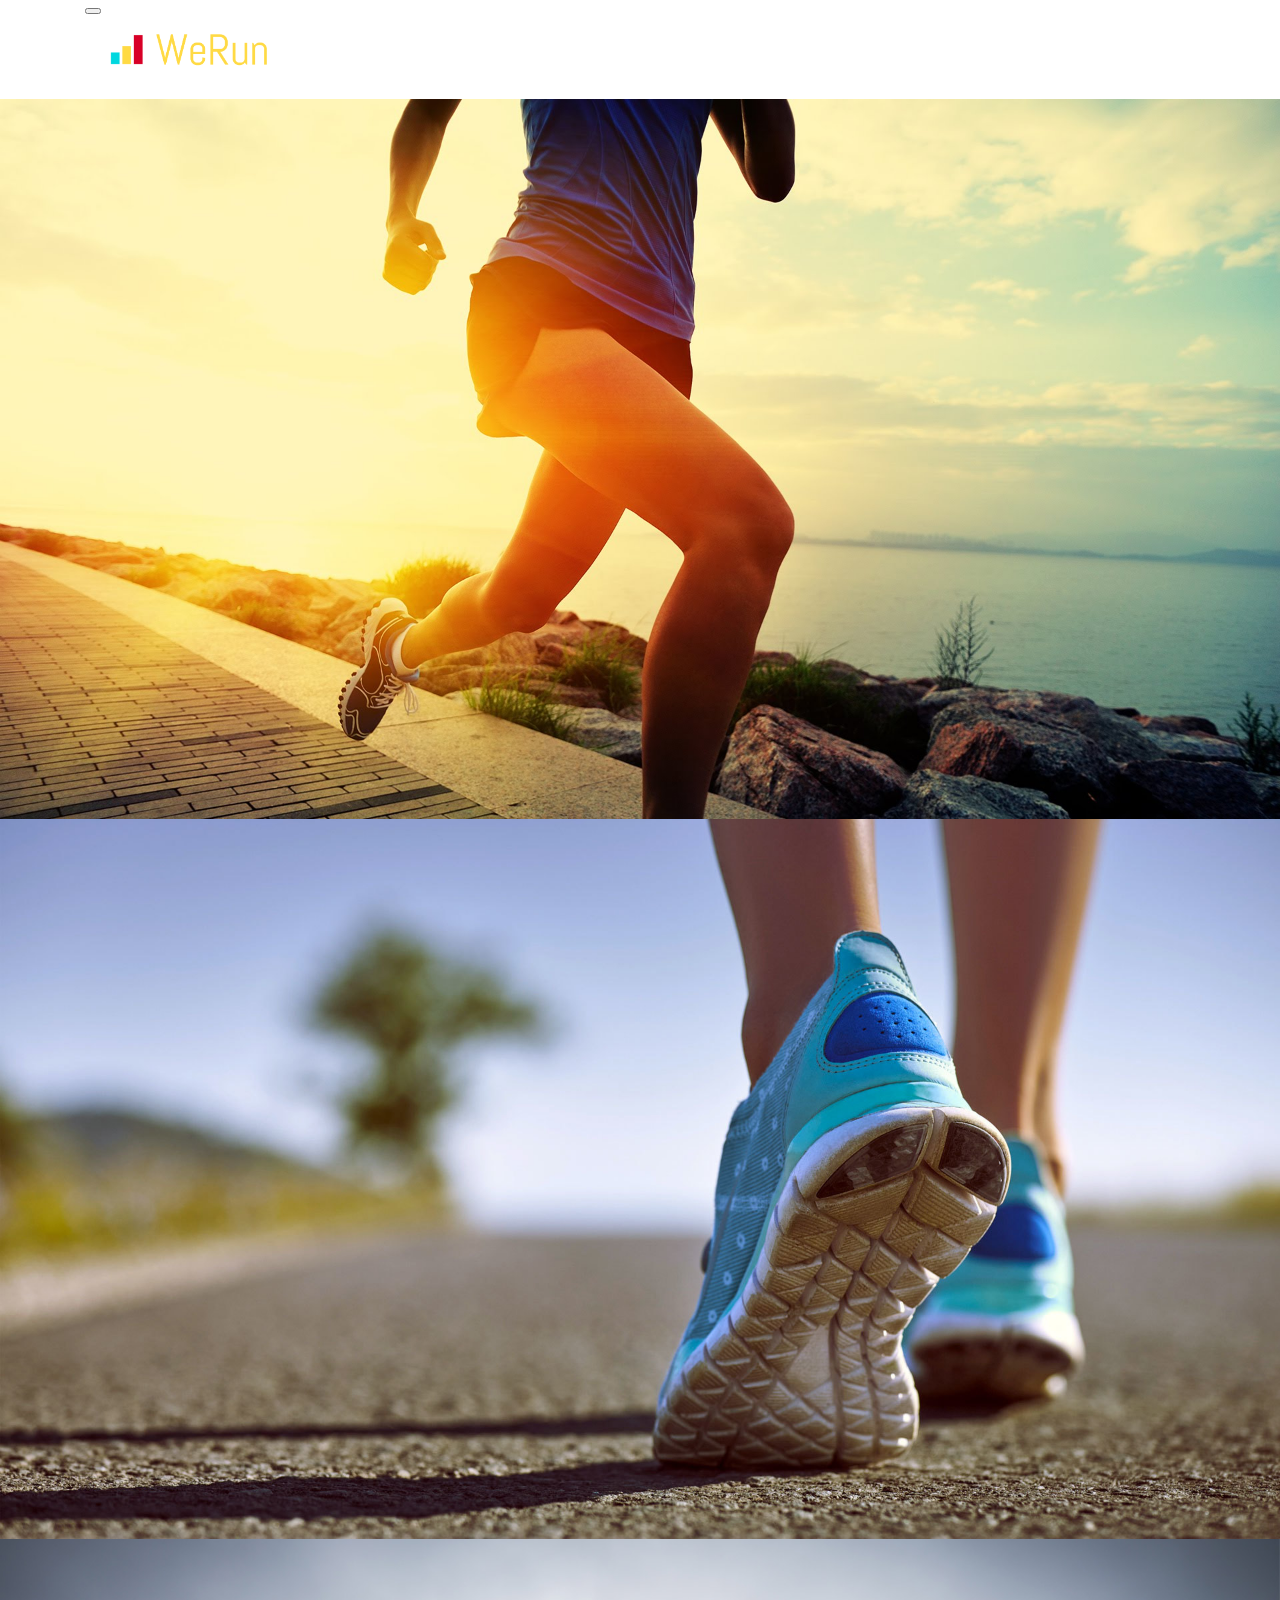
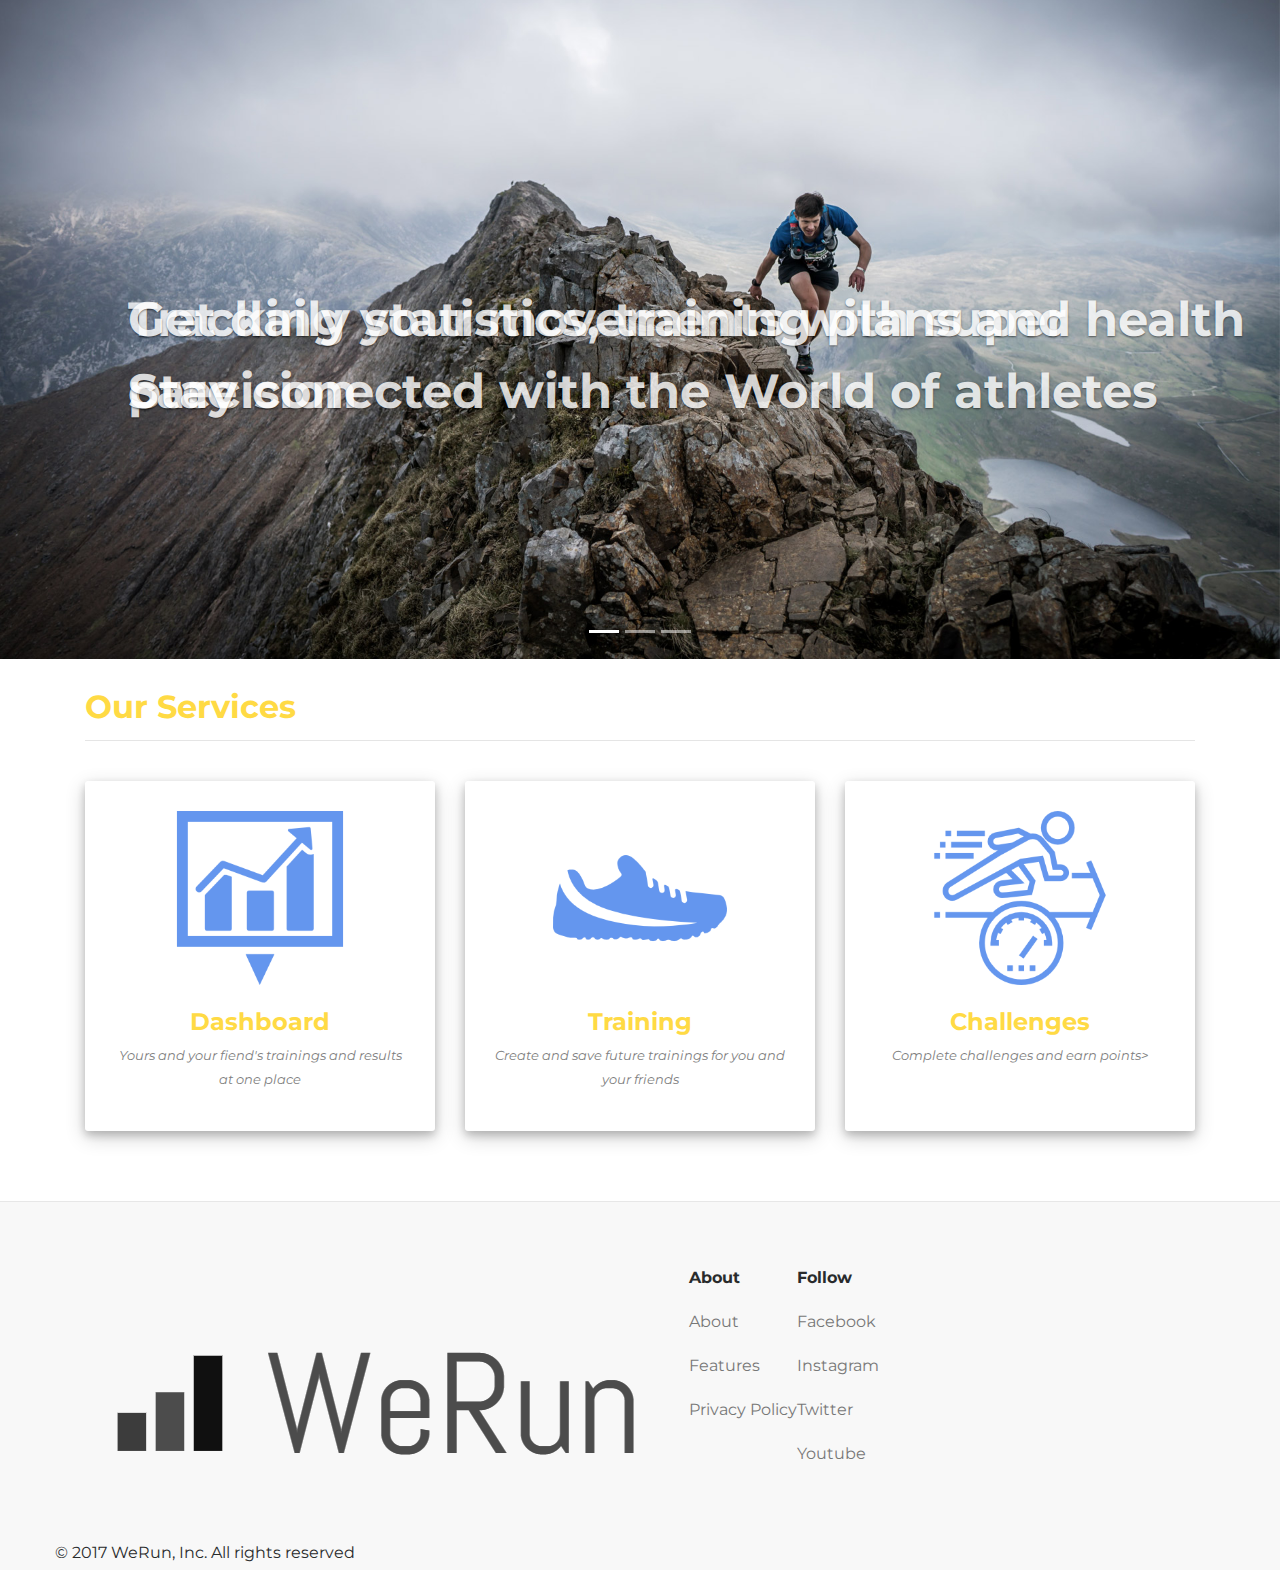
<file: home.html>
<!DOCTYPE html>
<html lang="en">
<head>
    <meta charset="utf-8">
    <meta http-equiv="X-UA-Compatible" content="IE=edge">
    <meta name="viewport" content="width=device-width, initial-scale=1">
    <meta name="description" content="">
    <meta name="author" content="">

    <title>WeRun</title>

    <!-- Bootstrap Core CSS -->
    <link href="css/bootstrap.css" rel="stylesheet">
    <!--<link href="css/bootstrap.min.css" rel="stylesheet">-->

    <!-- Fonts -->
    <link href="fonts/css/font-awesome.min.css" rel="stylesheet" type="text/css">
    <link href="http://fonts.googleapis.com/css?family=Montserrat:400,700" rel="stylesheet" type="text/css">
    <link href="http://fonts.googleapis.com/css?family=Lato:400,700,400italic,700italic" rel="stylesheet"
          type="text/css">

    <!-- Custom CSS -->
    <link href="css/template.css" rel="stylesheet">
    <link href="css/werun.css" rel="stylesheet">
    <link href="css/home.css" rel="stylesheet">

    <!-- HTML5 Shim and Respond.js IE8 support of HTML5 elements and media queries -->
    <!-- WARNING: Respond.js doesn't work if you view the page via file:// -->
    <!--[if lt IE 9]>
    <script src="https://oss.maxcdn.com/libs/html5shiv/3.7.0/html5shiv.js"></script>
    <script src="https://oss.maxcdn.com/libs/respond.js/1.4.2/respond.min.js"></script>
    <![endif]-->

</head>

<body>

<!--Navigation Bar-->
<nav class="navbar navbar-default" style="margin-bottom: 0">
    <div class="container">

        <!--Navbar Header-->
        <div class="navbar-header page-scroll">
            <!--Logo-->
            <a class="brand" style="margin: 0; float: none;" href="#" ;>
                <img alt="Brand" src="img/Logomakr_6KKwWi.png" class="logo">
            </a>
            <!--Hamburger button-->
            <button type="button" class="navbar-toggle" data-toggle="collapse" data-target="#bs-navbar-collapse"
                    style="float: left">
                <span class="sr-only">Toggle navigation</span>
                <span class="icon-bar"></span>
                <span class="icon-bar"></span>
                <span class="icon-bar"></span>
            </button>
        </div>

        <!--Navbar Content-->
        <div class="collapse navbar-collapse" id="bs-navbar-collapse">
            <ul class="nav navbar-nav navbar-left">
                <li><a href="dashboard.html">Dashboard</a></li>
                <li><a href="training.html">Training</a></li>
                <li><a href="challenges.html">Challenges</a></li>
            </ul>
        </div>
    </div>
</nav>

<div class="container-fluid" style="padding: 0">

    <!--Carousel-->
    <div class="row">
        <div class="col-md-12">

            <div class="row carousel-holder">

                <div class="col-md-12">
                    <div id="carousel-example-generic" class="carousel slide" data-ride="carousel">
                        <ol class="carousel-indicators">
                            <li data-target="#carousel-example-generic" data-slide-to="0" class="active"></li>
                            <li data-target="#carousel-example-generic" data-slide-to="1"></li>
                            <li data-target="#carousel-example-generic" data-slide-to="2"></li>
                        </ol>
                        <div class="carousel-inner">
                            <div class="item active">
                                <img class="slide-image img-responsive" src="img/carousel2.jpg"
                                     alt="">
                                <div class="carousel-content">
                                    <p>Tracking your movements with super precision</p>
                                </div>
                            </div>
                            <div class="item">
                                <img class="slide-image img-responsive" src="img/carousel1.jpg"
                                     alt="">
                                <div class="carousel-content">
                                    <p>Get daily statistics, training plans and health care</p>
                                </div>
                            </div>
                            <div class="item">
                                <img class="slide-image img-responsive" src="img/carousel3.jpg"
                                     alt="">
                                <div class="carousel-content">
                                    <p>Stay conected with the World of athletes</p>
                                </div>
                            </div>
                        </div>
                        <a class="left carousel-control" href="#carousel-example-generic" data-slide="prev">
                            <span class="glyphicon glyphicon-chevron-left"></span>
                        </a>
                        <a class="right carousel-control" href="#carousel-example-generic" data-slide="next">
                            <span class="glyphicon glyphicon-chevron-right"></span>
                        </a>
                    </div>
                </div>
            </div>
        </div>

    </div>
</div>

<div class="container">
    <h2 style="font-weight: bold; color: #FFDA44">Our Services</h2>
    <hr>
    <br>
    <div class="row" id="services">



        <div class="col-xs-12 col-md-4">
            <a href="dashboard.html">
                <div class="service text-center">
                    <img class="img-responsive" src="img/icon-dashboard.png">
                    <br>
                    <h4>Dashboard</h4>
                    <div class="service-desc">
                        <small>Yours and your fiend's trainings and results at one place</small>
                    </div>
                </div>
            </a>
        </div>

        <div class="col-xs-12 col-md-4">
            <a href="training.html">
                <div class="service text-center">
                    <img class="img-responsive" src="img/icon-training.png">
                    <br>
                    <h4>Training</h4>
                    <div class="service-desc">
                        <small>Create and save future trainings for you and your friends</small>
                    </div>
                </div>
            </a>
        </div>

        <div class="col-xs-12 col-md-4">
            <a href="challenges.html">
                <div class="service text-center">
                    <img class="img-responsive" src="img/icon-challenges.png">
                    <br>
                    <h4>Challenges</h4>
                    <div class="service-desc">
                        <small>Complete challenges and earn points></small>
                    </div>
                </div>
            </a>
        </div>

    </div>
</div>

<div class="container-fluid footer">
    <div class="container">
        <div class="row">

            <!--Logo and text-->
            <div class="col-xs-4">
                <!--<div class="row">-->
                <div class="col-sm-offset-2 col-sm-8">
                    <img src="img/logotint.png" class="img-responsive">
                </div>
                <!--</div>-->
                <div class="row">
                    <div class="col-xs-12">
                        <h5 class="text-center">
                            <small>© 2017 WeRun, Inc. All rights reserved</small>
                        </h5>
                    </div>
                </div>
            </div>
            <!--About-->
            <div class="col-xs-offset-2 col-xs-2">
                <ul class="list-unstyled">
                    <li><strong>About</strong></li>
                    <li><a href="about.html" class="footerli">About</a></li>
                    <li><a href="features.html" class="footerli">Features</a></li>
                    <li><a href="privacy.html" class="footerli">Privacy Policy</a></li>
                </ul>
            </div>
            <!--Features-->
            <div class="col-xs-offset-2 col-xs-2">
                <ul class="list-unstyled">
                    <li><strong>Follow</strong></li>
                    <li><a href="https://www.facebook.com" target="_blank" class="footerli">Facebook</a></li>
                    <li><a href="https://www.instagram.com" target="_blank" class="footerli">Instagram</a></li>
                    <li><a href="https://www.twitter.com" target="_blank" class="footerli">Twitter</a></li>
                    <li><a href="https://www.youtube.com" target="_blank" class="footerli">Youtube</a></li>
                </ul>
            </div>

        </div>
    </div>
</div>

<!-- jQuery -->
<script src="js/jquery.js"></script>

<!-- Bootstrap Core JavaScript -->
<script src="js/bootstrap.min.js"></script>

</body>
</html>
</file>
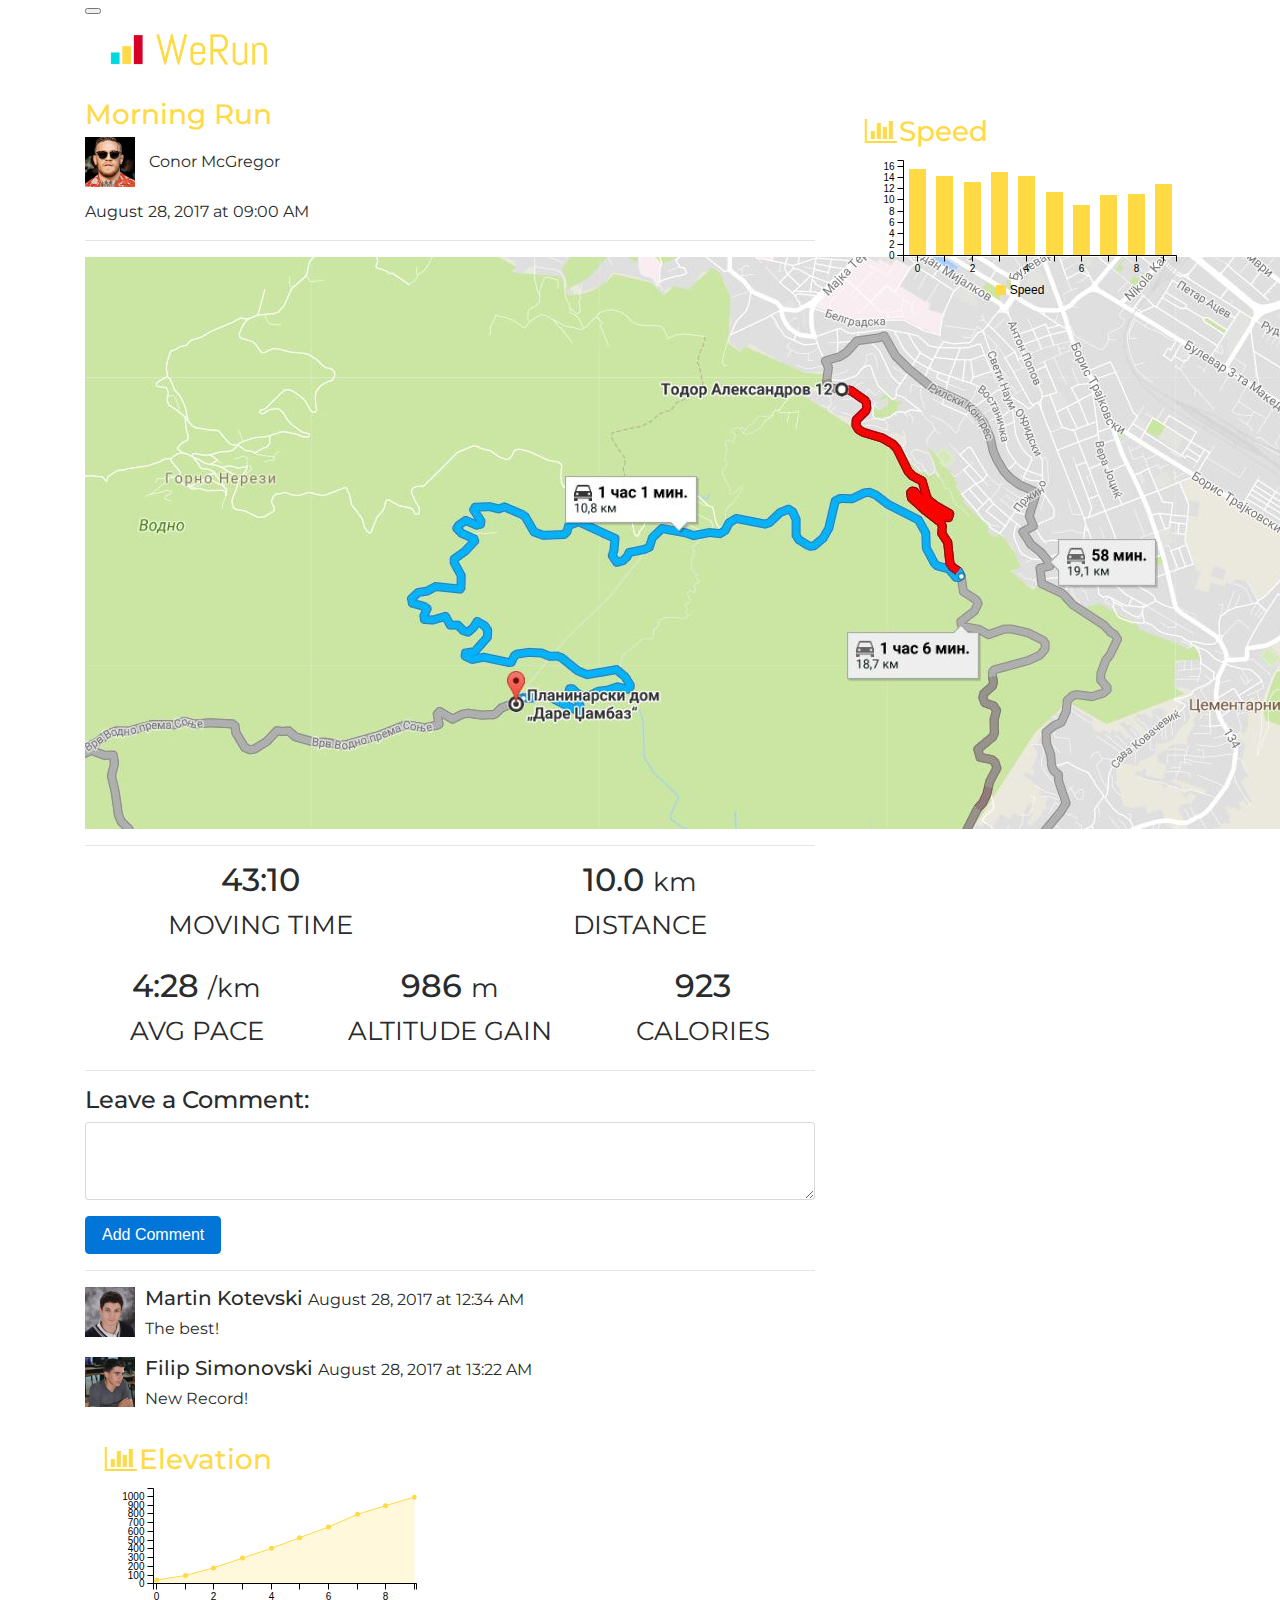
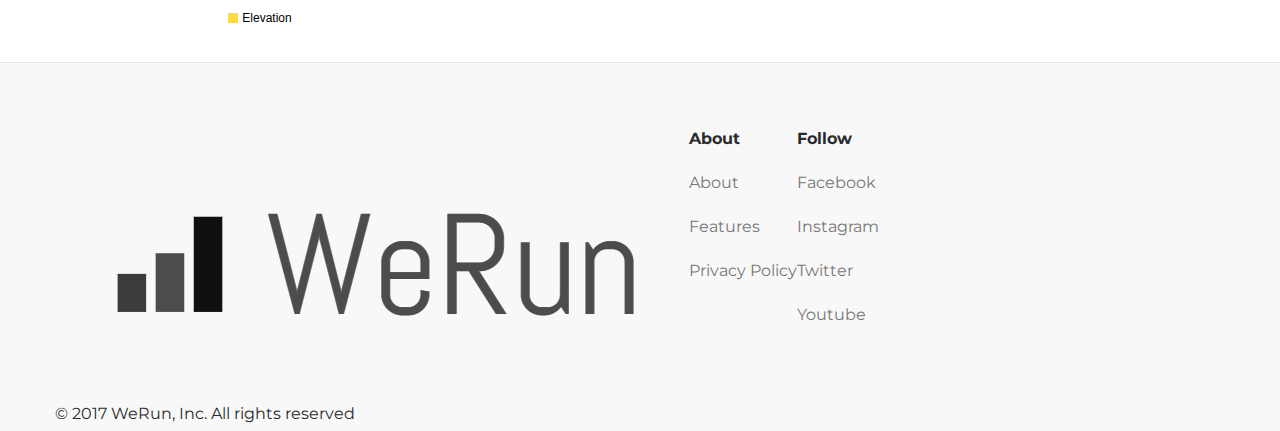
<file: morningrun.html>
<!DOCTYPE html>
<html lang="en">
<head>
    <meta charset="utf-8">
    <meta http-equiv="X-UA-Compatible" content="IE=edge">
    <meta name="viewport" content="width=device-width, initial-scale=1">
    <meta name="description" content="">
    <meta name="author" content="">

    <title>Morning Run</title>

    <!-- Bootstrap Core CSS -->
    <link href="css/bootstrap.css" rel="stylesheet">
    <!--<link href="css/bootstrap.min.css" rel="stylesheet">-->

    <!-- Fonts -->
    <link href="fonts/css/font-awesome.min.css" rel="stylesheet" type="text/css">
    <link href="http://fonts.googleapis.com/css?family=Montserrat:400,700" rel="stylesheet" type="text/css">
    <link href="http://fonts.googleapis.com/css?family=Lato:400,700,400italic,700italic" rel="stylesheet"
          type="text/css">

    <!-- Custom CSS -->
    <link href="css/template.css" rel="stylesheet">
    <link href="css/dashboard.css" rel="stylesheet">
    <link href="css/run.css" rel="stylesheet">

    <!-- C3 Charts CSS -->
    <link href="css/c3.css" rel="stylesheet">

    <!-- HTML5 Shim and Respond.js IE8 support of HTML5 elements and media queries -->
    <!-- WARNING: Respond.js doesn't work if you view the page via file:// -->
    <!--[if lt IE 9]>
    <script src="https://oss.maxcdn.com/libs/html5shiv/3.7.0/html5shiv.js"></script>
    <script src="https://oss.maxcdn.com/libs/respond.js/1.4.2/respond.min.js"></script>
    <![endif]-->

</head>

<body>

<!--Navigation Bar-->
<nav class="navbar navbar-default" style="margin-bottom: 0">
    <div class="container">

        <!--Navbar Header-->
        <div class="navbar-header page-scroll">
            <!--Logo-->
            <a class="brand" style="margin: 0; float: none;" href="home.html" ;>
                <img alt="Brand" src="img/Logomakr_6KKwWi.png" class="logo">
            </a>
            <!--Hamburger button-->
            <button type="button" class="navbar-toggle" data-toggle="collapse" data-target="#bs-navbar-collapse"
                    style="float: left">
                <span class="sr-only">Toggle navigation</span>
                <span class="icon-bar"></span>
                <span class="icon-bar"></span>
                <span class="icon-bar"></span>
            </button>
        </div>

        <!--Navbar Content-->
        <div class="collapse navbar-collapse" id="bs-navbar-collapse">
            <ul class="nav navbar-nav navbar-left">
                <li><a href="dashboard.html">Dashboard</a></li>
                <li><a href="training.html">Training</a></li>
                <li><a href="challenges.html">Challenges</a></li>
            </ul>
        </div>
    </div>
</nav>


<!-- Page Content -->
<div class="container">

    <div class="row">

        <!-- Blog Post Content Column -->
        <div class="col-lg-8">

            <!-- Blog Post -->

            <!-- Title -->
            <h3>
                Morning Run
            </h3>

            <img src="img/Conor-McGregor-1.png" class="profile_picture img-responsive img-circle">
            <p class="profile_name">Conor McGregor</p>
            <p class="date_time"><span class="glyphicon glyphicon-time"></span> August 28, 2017 at 09:00 AM</p>
            <hr>
            <img class="img-responsive" src="img/conor_run.JPG" alt="">
            <!--<hr>-->
            <hr>

            <!-- Post Content -->
            <div class="row">
                <div class="col-md-6">
                    <h2 class="text-center">43:10</h2>
                    <h2 class="text-center">
                        <small>MOVING TIME</small>
                    </h2>
                </div>
                <div class="col-md-6">
                    <h2 class="text-center">10.0
                        <small>km</small>
                    </h2>
                    <h2 class="text-center">
                        <small>DISTANCE</small>
                    </h2>
                </div>
            </div>
            <div class="row" style="padding-top: 20px">
                <div class="col-md-4">
                    <h2 class="text-center">4:28
                        <small>/km</small>
                    </h2>
                    <h2 class="text-center">
                        <small>AVG PACE</small>
                    </h2>
                </div>
                <div class="col-md-4">
                    <h2 class="text-center">986
                        <small>m</small>
                    </h2>
                    <h2 class="text-center">
                        <small>ALTITUDE GAIN</small>
                    </h2>
                </div>
                <div class="col-md-4">
                    <h2 class="text-center">923</h2>
                    <h2 class="text-center">
                        <small>CALORIES</small>
                    </h2>
                </div>
            </div>

            <hr>

            <!-- Comments -->

            <!-- Comments Form -->
            <div class="well">
                <h4>Leave a Comment:</h4>
                <form role="form">
                    <div class="form-group">
                        <textarea class="form-control" id="comment_value" rows="3"></textarea>
                    </div>
                    <button type="button" class="btn btn-primary" id="add_comment">Add Comment</button>
                </form>
            </div>

            <hr>

            <!-- Posted Comments -->

            <!-- Comment -->
            <div class="media">
                <div class="media-left media-top">
                    <img src="img/AAEAAQAAAAkote.jpg" class="media-object profile_picture img-circle">
                </div>
                <div class="media-body">
                    <h5 class="media-heading profile_name">Martin Kotevski
                        <small>August 28, 2017 at 12:34 AM</small>
                    </h5>
                    <p class="comment">The best!</p>
                </div>
            </div>

            <!-- Comment -->
            <div class="media" id="append-here">
                <div class="media-left media-top">
                    <img src="img/pipe.jpg" class="media-object profile_picture img-circle">
                </div>
                <div class="media-body">
                    <h5 class="media-heading profile_name">Filip Simonovski
                        <small>August 28, 2017 at 13:22 AM</small>
                    </h5>
                    <p class="comment">New Record!</p>
                </div>
            </div>

        </div>

        <!--Charts-->
        <!--Speed chart-->
        <div class="col-md-4">
            <div class="panel panel-default" style="height: 200px">
                <div class="panel-heading">
                    <h3 class="panel-title"><i class="fa fa-bar-chart-o fa-fw"></i>Speed</h3>
                </div>
                <div class="panel-body">
                    <div id="speed-chart" style="height: 150px"></div>
                </div>
            </div>
        </div>

        <!--Elevation chart-->
        <div class="col-md-4">
            <div class="panel panel-default" style="height: 200px">
                <div class="panel-heading">
                    <h3 class="panel-title"><i class="fa fa-bar-chart-o fa-fw"></i>Elevation</h3>
                </div>
                <div class="panel-body">
                    <div id="elev-chart" style="height: 150px"></div>
                </div>
            </div>
        </div>

    </div>
</div>

<div class="container-fluid footer">
    <div class="container">
        <div class="row">

            <!--Logo and text-->
            <div class="col-xs-4">
                <!--<div class="row">-->
                <div class="col-sm-offset-2 col-sm-8">
                    <img src="img/logotint.png" class="img-responsive">
                </div>
                <!--</div>-->
                <div class="row">
                    <div class="col-xs-12">
                        <h5 class="text-center">
                            <small>© 2017 WeRun, Inc. All rights reserved</small>
                        </h5>
                    </div>
                </div>
            </div>
            <!--About-->
            <div class="col-xs-offset-2 col-xs-2">
                <ul class="list-unstyled">
                    <li><strong>About</strong></li>
                    <li><a href="about.html" class="footerli">About</a></li>
                    <li><a href="features.html" class="footerli">Features</a></li>
                    <li><a href="privacy.html" class="footerli">Privacy Policy</a></li>
                </ul>
            </div>
            <!--Features-->
            <div class="col-xs-offset-2 col-xs-2">
                <ul class="list-unstyled">
                    <li><strong>Follow</strong></li>
                    <li><a href="https://www.facebook.com" target="_blank" class="footerli">Facebook</a></li>
                    <li><a href="https://www.instagram.com" target="_blank" class="footerli">Instagram</a></li>
                    <li><a href="https://www.twitter.com" target="_blank" class="footerli">Twitter</a></li>
                    <li><a href="https://www.youtube.com" target="_blank" class="footerli">Youtube</a></li>
                </ul>
            </div>

        </div>
    </div>
</div>

<!-- jQuery -->
<script src="js/jquery.js"></script>

<!-- Bootstrap Core JavaScript -->
<script src="js/bootstrap.min.js"></script>

<!-- C3 Charts JavaScript -->
<script src="js/d3.min.js"></script>
<script src="js/c3.min.js"></script>

<!-- Custom JavaScript -->
<script src="js/morningrun.js"></script>
</body>
</html>
</file>
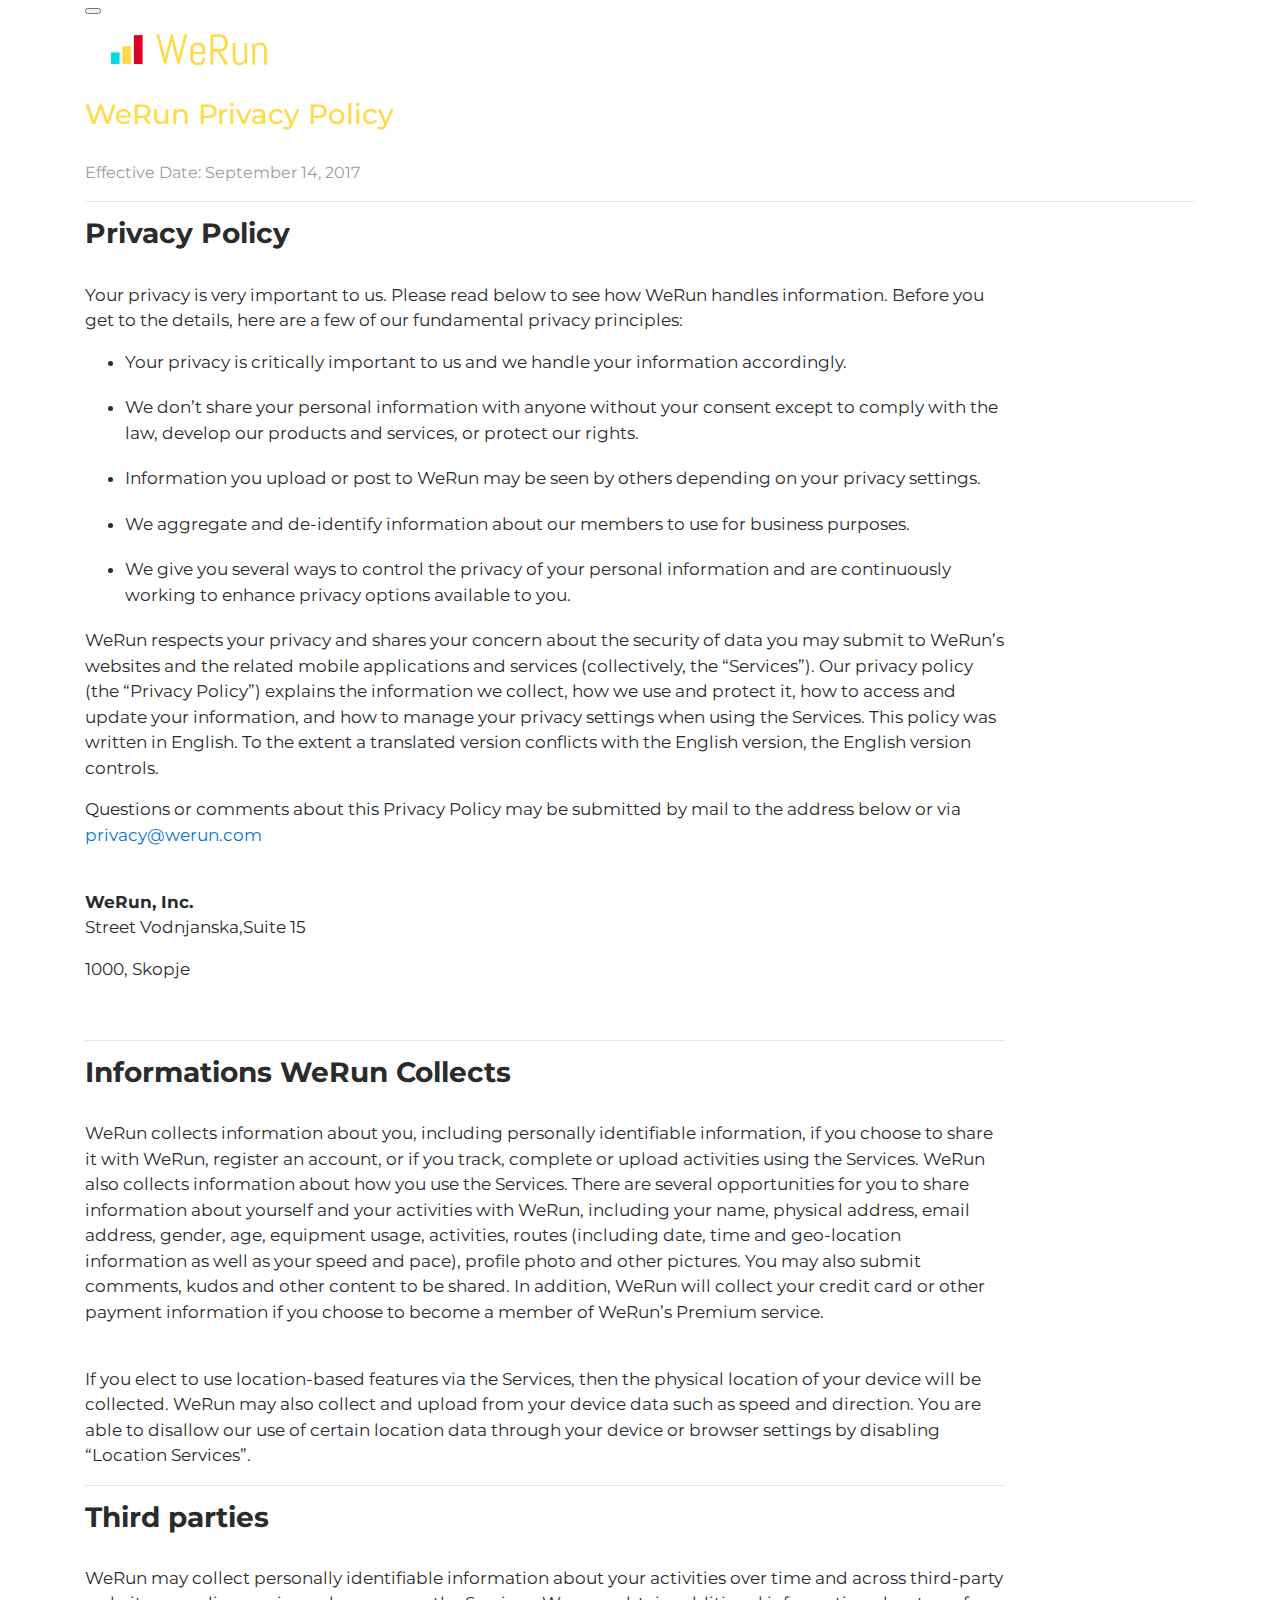
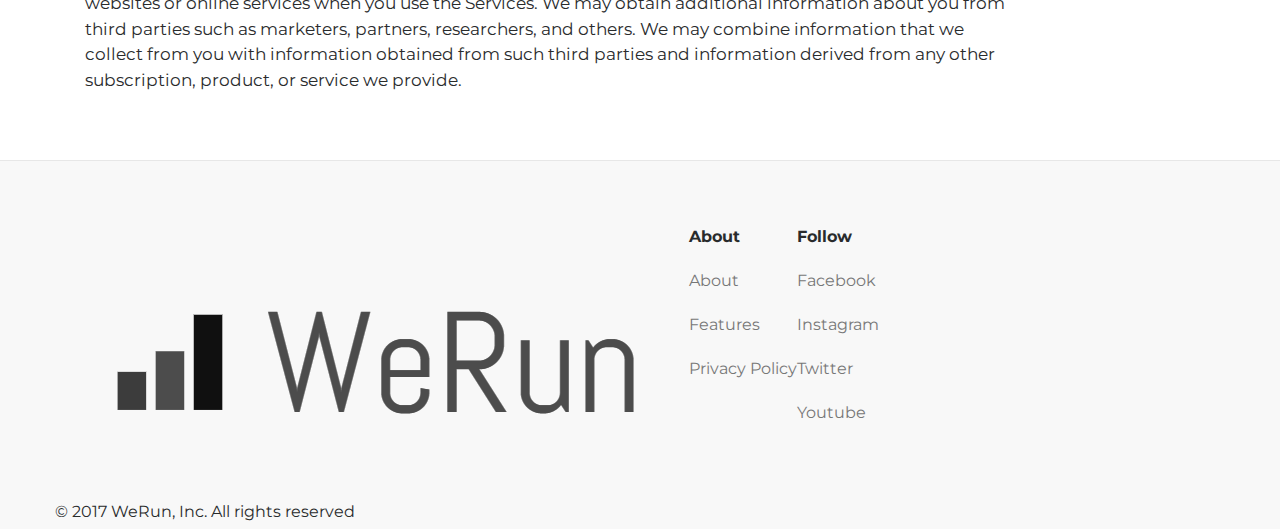
<file: privacy.html>
<!DOCTYPE html>
<html lang="en">
<head>
    <meta charset="utf-8">
    <meta http-equiv="X-UA-Compatible" content="IE=edge">
    <meta name="viewport" content="width=device-width, initial-scale=1">
    <meta name="description" content="">
    <meta name="author" content="">

    <title>Dashboard</title>

    <!-- Bootstrap Core CSS -->
    <link href="css/bootstrap.css" rel="stylesheet">
    <!--<link href="css/bootstrap.min.css" rel="stylesheet">-->

    <!-- Fonts -->
    <link href="fonts/css/font-awesome.min.css" rel="stylesheet" type="text/css">
    <link href="http://fonts.googleapis.com/css?family=Montserrat:400,700" rel="stylesheet" type="text/css">
    <link href="http://fonts.googleapis.com/css?family=Lato:400,700,400italic,700italic" rel="stylesheet"
          type="text/css">

    <!-- Custom CSS -->
    <link href="css/template.css" rel="stylesheet">
    <link rel="stylesheet" href="css/privacy.css">


</head>

<body>

<!--Navigation Bar-->
<nav class="navbar navbar-default" style="margin-bottom: 0">
    <div class="container">

        <!--Navbar Header-->
        <div class="navbar-header page-scroll">
            <!--Logo-->
            <a class="brand" style="margin: 0; float: none;" href="home.html" ;>
                <img alt="Brand" src="img/Logomakr_6KKwWi.png" class="logo">
            </a>
            <!--Hamburger button-->
            <button type="button" class="navbar-toggle" data-toggle="collapse" data-target="#bs-navbar-collapse"
                    style="float: left">
                <span class="sr-only">Toggle navigation</span>
                <span class="icon-bar"></span>
                <span class="icon-bar"></span>
                <span class="icon-bar"></span>
            </button>
        </div>

        <!--Navbar Content-->
        <div class="collapse navbar-collapse" id="bs-navbar-collapse">
            <ul class="nav navbar-nav navbar-left">
                <li><a href="dashboard.html">Dashboard</a></li>
                <li><a href="training.html">Training</a></li>
                <li><a href="challenges.html">Challenges</a></li>
            </ul>
        </div>
    </div>
</nav>


<!--Page Content-->
<div class="container">
    <h3 class="yellow-color">WeRun Privacy Policy</h3><br>
    <p class="effective-text">Effective Date: September 14, 2017</p>

    <hr>
    <div class="row">
        <div class="col-sm-10 col-sm-offset-1 privacy-text">
            <h3 class="privacy-header">Privacy Policy</h3>
            <br>
            <p>Your privacy is very important to us. Please read below to see how WeRun handles information. Before you get to the details, here are a few of our fundamental privacy principles:</p>
            <ul>
                <li>Your privacy is critically important to us and we handle your information accordingly.
                </li>
                <li>We don’t share your personal information with anyone without your consent except to comply with the law, develop our products and services, or protect our rights.
                </li>
                <li>Information you upload or post to WeRun may be seen by others depending on your privacy settings.
                </li>
                <li>We aggregate and de-identify information about our members to use for business purposes.
                </li>
                <li>We give you several ways to control the privacy of your personal information and are continuously working to enhance privacy options available to you.
                </li>
            </ul>
            <p>WeRun respects your privacy and shares your concern about the security of data you may submit to WeRun’s websites and the related mobile applications and services (collectively, the “Services”). Our privacy policy (the “Privacy Policy”) explains the information we collect, how we use and protect it, how to access and update your information, and how to manage your privacy settings when using the Services. This policy was written in English. To the extent a translated version conflicts with the English version, the English version controls.</p>
            <p>Questions or comments about this Privacy Policy may be submitted by mail to the address below or via <a
                    href="mailto:privacy@werun.com">privacy@werun.com</a></p>
            <br>
            <adress>
                <strong>WeRun, Inc.</strong>
                <p>Street Vodnjanska,Suite 15</p>
                <p>1000, Skopje</p>
            </adress>
            <br>

            <hr>

            <h3  class="privacy-header">Informations WeRun Collects</h3>
            <br>
            <p>WeRun collects information about you, including personally identifiable information, if you choose to share it with WeRun, register an account, or if you track, complete or upload activities using the Services. WeRun also collects information about how you use the Services. There are several opportunities for you to share information about yourself and your activities with WeRun, including your name, physical address, email address, gender, age, equipment usage, activities, routes (including date, time and geo-location information as well as your speed and pace), profile photo and other pictures. You may also submit comments, kudos and other content to be shared. In addition, WeRun will collect your credit card or other payment information if you choose to become a member of WeRun’s Premium service.</p>
            <br>
            <p>If you elect to use location-based features via the Services, then the physical location of your device will be collected. WeRun may also collect and upload from your device data such as speed and direction. You are able to disallow our use of certain location data through your device or browser settings by disabling “Location Services”.</p>

            <hr>

            <h3  class="privacy-header">Third parties</h3>
            <br>
            <p>WeRun may collect personally identifiable information about your activities over time and across third-party websites or online services when you use the Services. We may obtain additional information about you from third parties such as marketers, partners, researchers, and others. We may combine information that we collect from you with information obtained from such third parties and information derived from any other subscription, product, or service we provide.</p>
            <br>
            <br>
        </div>

    </div>

</div>

<div class="container-fluid footer">
    <div class="container">
        <div class="row">

            <!--Logo and text-->
            <div class="col-xs-4">
                <!--<div class="row">-->
                <div class="col-sm-offset-2 col-sm-8">
                    <img src="img/logotint.png" class="img-responsive">
                </div>
                <!--</div>-->
                <div class="row">
                    <div class="col-xs-12">
                        <h5 class="text-center">
                            <small>© 2017 WeRun, Inc. All rights reserved</small>
                        </h5>
                    </div>
                </div>
            </div>
            <!--About-->
            <div class="col-xs-offset-2 col-xs-2">
                <ul class="list-unstyled">
                    <li><strong>About</strong></li>
                    <li><a href="about.html" class="footerli">About</a></li>
                    <li><a href="features.html" class="footerli">Features</a></li>
                    <li><a href="privacy.html" class="footerli">Privacy Policy</a></li>
                </ul>
            </div>
            <!--Features-->
            <div class="col-xs-offset-2 col-xs-2">
                <ul class="list-unstyled">
                    <li><strong>Follow</strong></li>
                    <li><a href="https://www.facebook.com" target="_blank" class="footerli">Facebook</a></li>
                    <li><a href="https://www.instagram.com" target="_blank" class="footerli">Instagram</a></li>
                    <li><a href="https://www.twitter.com" target="_blank" class="footerli">Twitter</a></li>
                    <li><a href="https://www.youtube.com" target="_blank" class="footerli">Youtube</a></li>
                </ul>
            </div>

        </div>
    </div>
</div>

<!-- jQuery -->
<script src="js/jquery.js"></script>

<!-- Bootstrap Core JavaScript -->
<script src="js/bootstrap.min.js"></script>

</body>
</html>
</file>
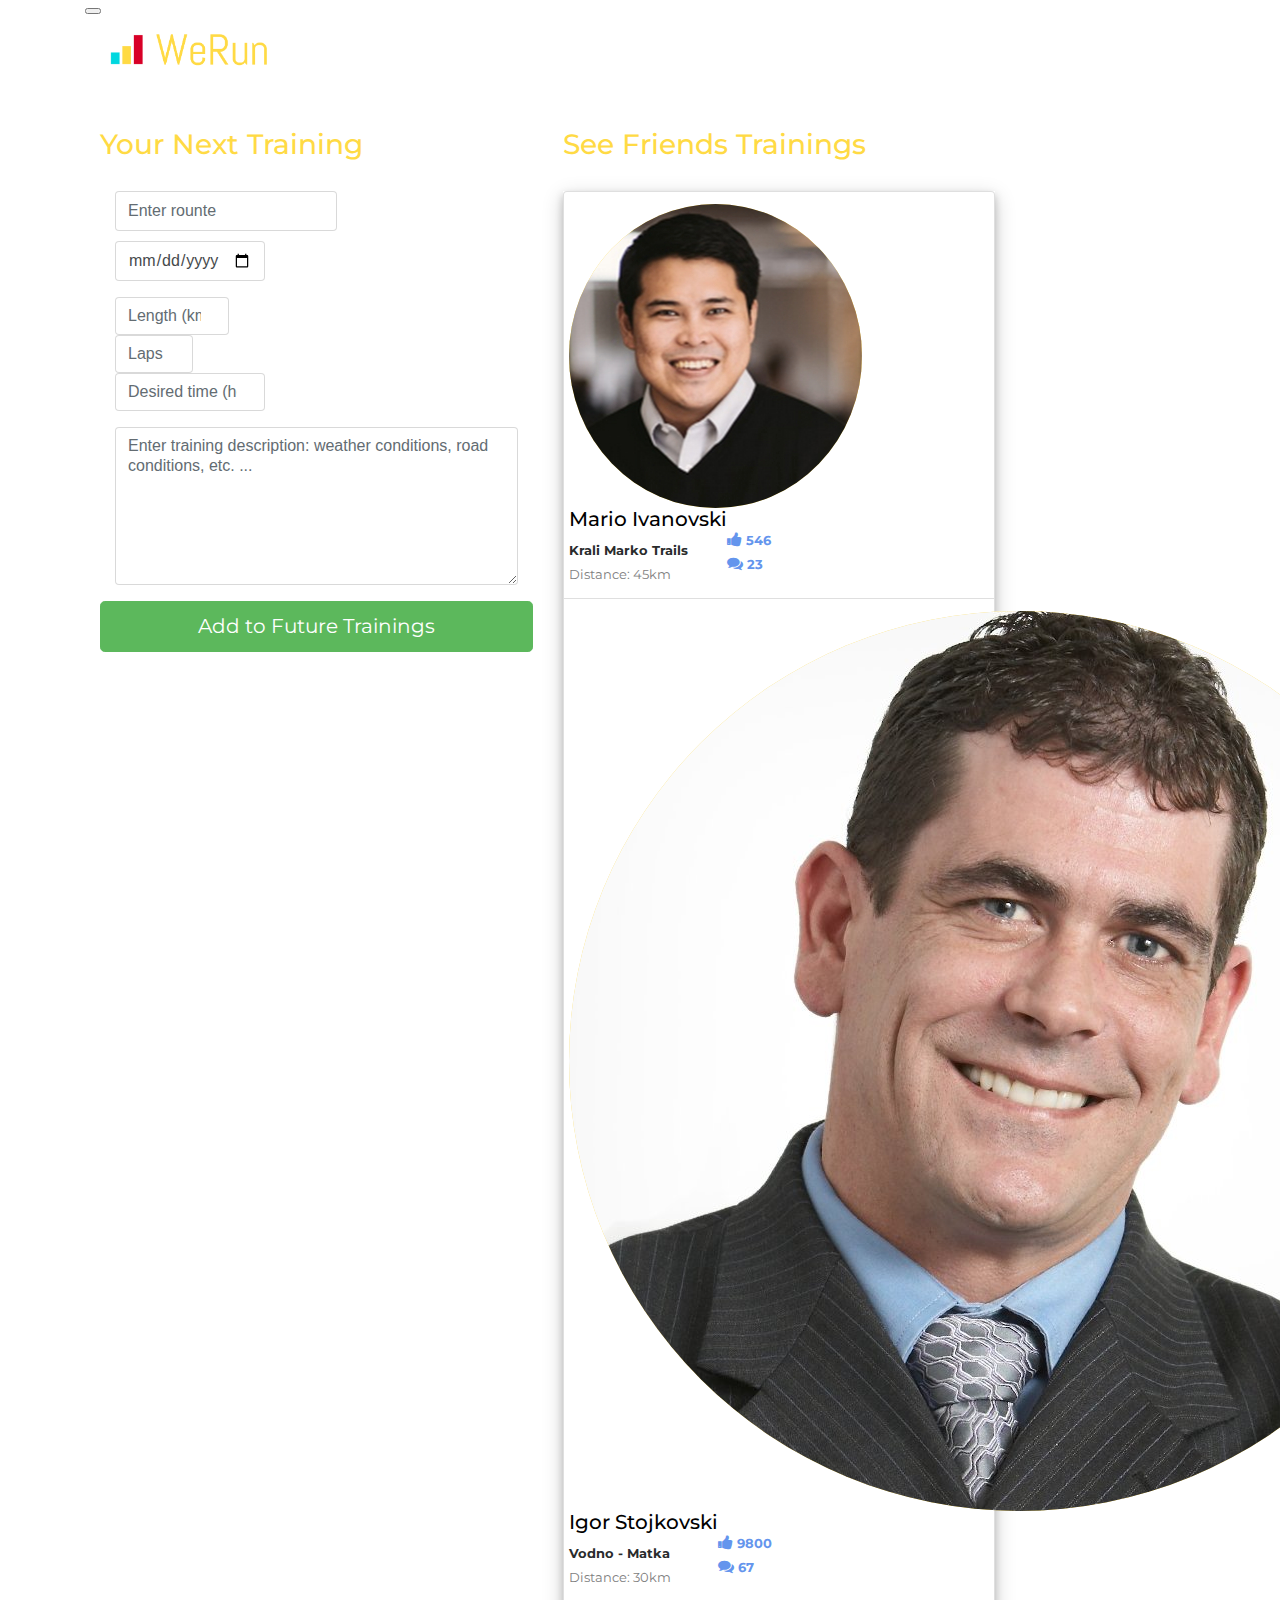
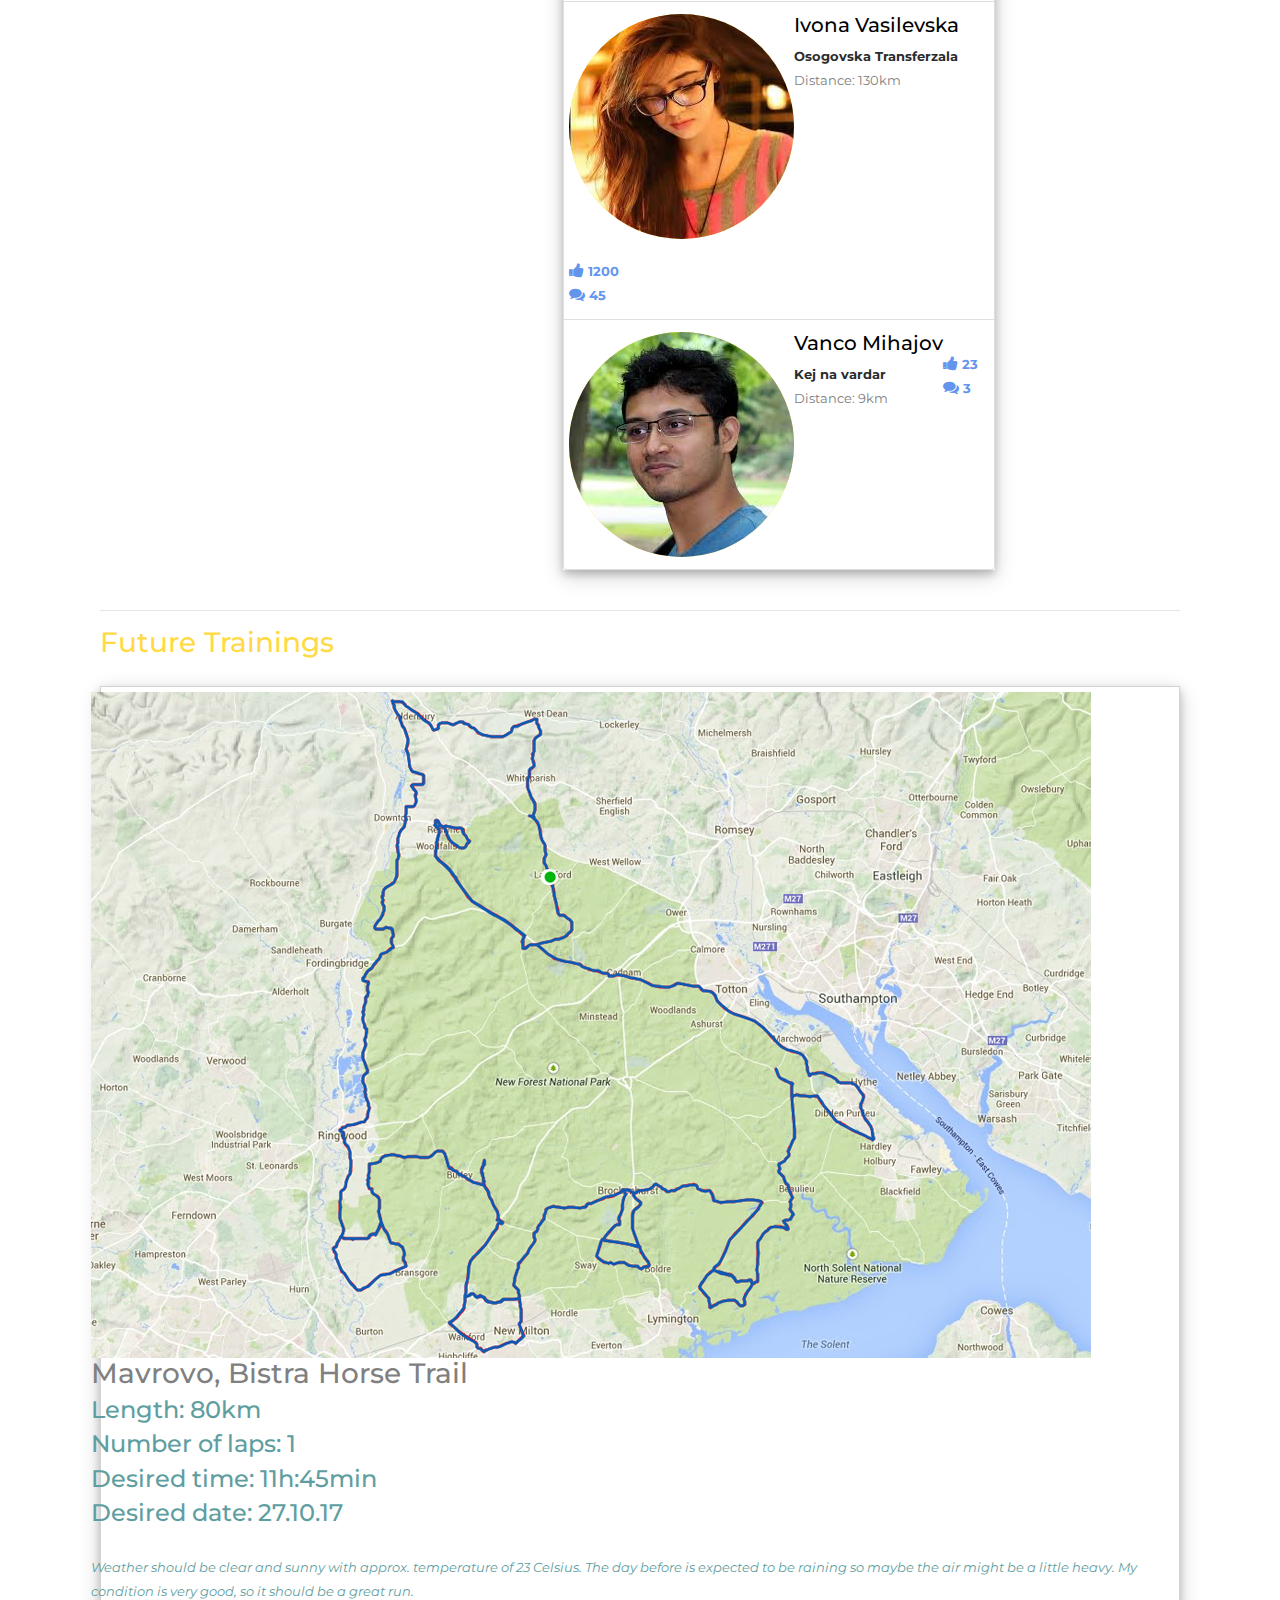
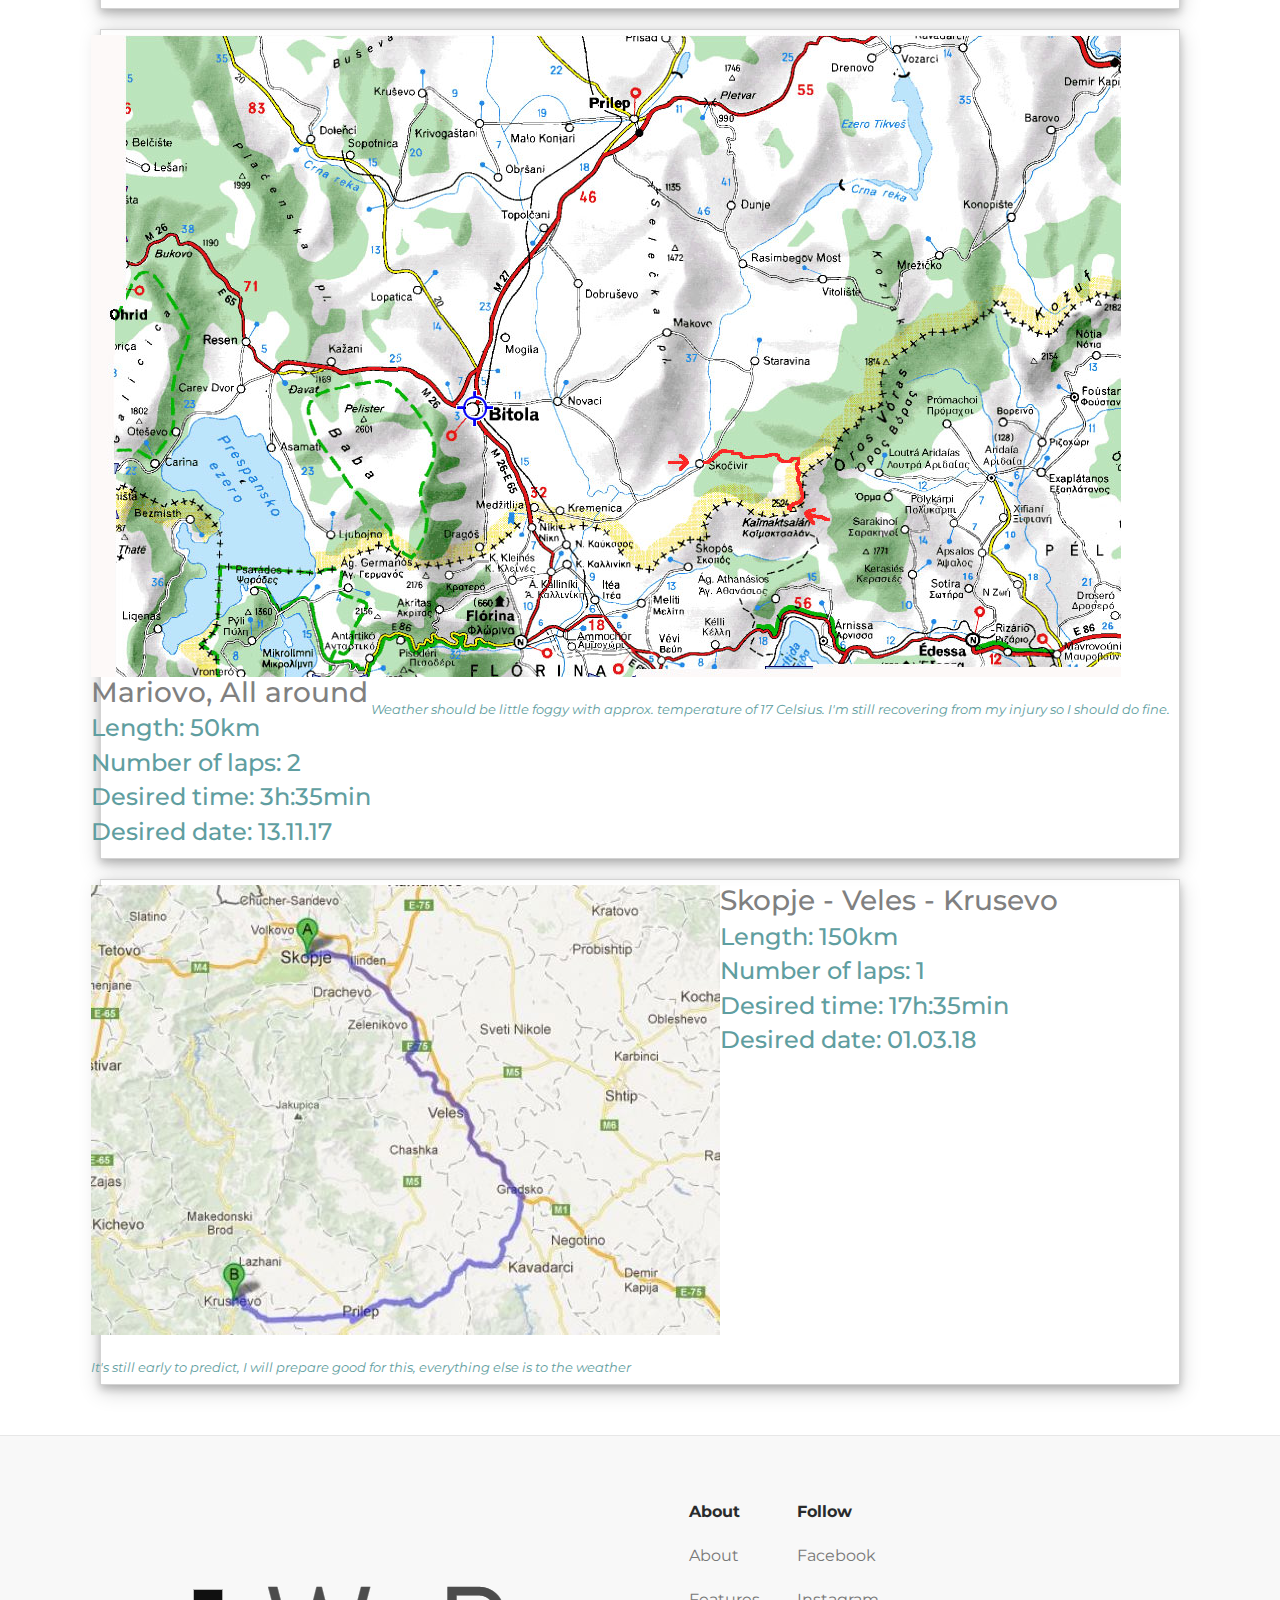
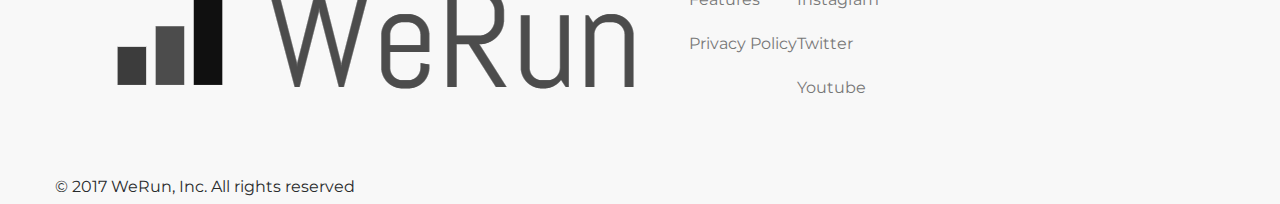
<file: training.html>
<!DOCTYPE html>
<html lang="en">
<head>
    <meta charset="utf-8">
    <meta http-equiv="X-UA-Compatible" content="IE=edge">
    <meta name="viewport" content="width=device-width, initial-scale=1">
    <meta name="description" content="">
    <meta name="author" content="">

    <title>WeRun</title>

    <!-- Bootstrap Core CSS -->
    <link href="css/bootstrap.css" rel="stylesheet">
    <!--<link href="css/bootstrap.min.css" rel="stylesheet">-->

    <!-- Fonts -->
    <link href="fonts/css/font-awesome.min.css" rel="stylesheet" type="text/css">
    <link href="http://fonts.googleapis.com/css?family=Montserrat:400,700" rel="stylesheet" type="text/css">
    <link href="http://fonts.googleapis.com/css?family=Lato:400,700,400italic,700italic" rel="stylesheet"
          type="text/css">

    <!-- Custom CSS -->
    <link href="css/template.css" rel="stylesheet">
    <link href="css/training.css" rel="stylesheet">

    <!--Scripts-->
    <script src="https://code.jquery.com/jquery-3.1.1.min.js"></script>
    <script type="text/javascript" src="scripts/training.js"></script>

    <!-- HTML5 Shim and Respond.js IE8 support of HTML5 elements and media queries -->
    <!-- WARNING: Respond.js doesn't work if you view the page via file:// -->
    <!--[if lt IE 9]>
    <script src="https://oss.maxcdn.com/libs/html5shiv/3.7.0/html5shiv.js"></script>
    <script src="https://oss.maxcdn.com/libs/respond.js/1.4.2/respond.min.js"></script>
    <![endif]-->

</head>

<body>

<!--Navigation Bar-->
<nav class="navbar navbar-default" style="margin-bottom: 0">
    <div class="container">

        <!--Navbar Header-->
        <div class="navbar-header page-scroll">
            <!--Logo-->
            <a class="brand" style="margin: 0; float: none;" href="home.html" ;>
                <img alt="Brand" src="img/Logomakr_6KKwWi.png" class="logo">
            </a>
            <!--Hamburger button-->
            <button type="button" class="navbar-toggle" data-toggle="collapse" data-target="#bs-navbar-collapse"
                    style="float: left">
                <span class="sr-only">Toggle navigation</span>
                <span class="icon-bar"></span>
                <span class="icon-bar"></span>
                <span class="icon-bar"></span>
            </button>
        </div>

        <!--Navbar Content-->
        <div class="collapse navbar-collapse" id="bs-navbar-collapse">
            <ul class="nav navbar-nav navbar-left">
                <li><a href="dashboard.html">Dashboard</a></li>
                <li><a href="training.html">Training</a></li>
                <li><a href="challenges.html">Challenges</a></li>
            </ul>
        </div>
    </div>
</nav>

<div class="container" style="padding: 30px">

    <div class="row">

        <div class="col-xs-12 col-md-5">
            <h3 style="color: #ffda44">Your Next Training</h3>
            <br>
            <!--<div style="background-color: #f8f8f8; padding: 30px; width: 800px; border: 1px solid lightgray; border-radius: 5px">-->
            <form class="form-horizontal" id="training-form">

                <div class="form-group">
                    <div class="col-md-7">
                        <input type="text" class="form-control" id="input-route" placeholder="Enter rounte">
                    </div>
                    <div class="col-md-5">
                        <input class="form-control" type="date" id="input-desired-date">
                    </div>
                </div>

                <div class="form-group">
                    <div class="col-md-4">
                        <input type="number" class="form-control" id="input-length" placeholder="Length (km)">
                    </div>
                    <div class="col-md-3">
                        <input type="number" class="form-control" id="input-laps" placeholder="Laps">
                    </div>
                    <div class="col-md-5">
                        <input type="number" class="form-control" id="input-desired-time"
                               placeholder="Desired time (hours)">
                    </div>
                </div>

                <div class="form-group">
                    <div class="col-md-12">
                        <textarea class="form-control" id="input-description" rows="7"
                                  placeholder="Enter training description: weather conditions, road conditions, etc. ..."></textarea>
                    </div>
                </div>

                <div class="btn btn-lg btn-success btn-block" id="btn-add">Add to Future Trainings</div>

            </form>
            <!--</div>-->
        </div>

        <!--Friend's Trainings-->
        <div class="col-xs-12 col-md-offset-2 col-md-5">
            <h3 style="color: #ffda44">See Friends Trainings</h3>
            <br>

            <ul class="list-group" id="list-friends">
                <li class="list-group-item">
                    <div class="row">
                        <div class="col-xs-2">
                            <div class="thumbnail">
                                <img src="img/pp1.jpg" class="img-responsive">
                            </div>
                        </div>
                        <div class="col-xs-7">
                            <h5 style="color: black">Mario Ivanovski</h5>
                            <span class="friend-route"
                                  style="font-size: small; font-weight: bold">Krali Marko Trails</span><br>
                            <small style="color: gray">Distance: 45km</small>
                        </div>
                        <div class="col-xs-3">
                            <div class="reputation">
                                <small class="fa fa-thumbs-up"></small>
                                <small style="font-weight: bold">546</small>
                                <br>
                                <small class="fa fa-comments"></small>
                                <small style="font-weight: bold">23</small>
                            </div>
                        </div>
                    </div>
                </li>

                <li class="list-group-item">
                    <div class="row">
                        <div class="col-xs-2">
                            <div class="thumbnail">
                                <img src="img/pp2.png" class="img-responsive">
                            </div>
                        </div>
                        <div class="col-xs-7">
                            <h5 style="color: black">Igor Stojkovski</h5>
                            <span class="friend-route" style="font-size: small; font-weight: bold">Vodno - Matka</span><br>
                            <small style="color: gray">Distance: 30km</small>
                        </div>
                        <div class="col-xs-3">
                            <div class="reputation">
                                <small class="fa fa-thumbs-up"></small>
                                <small style="font-weight: bold">9800</small>
                                <br>
                                <small class="fa fa-comments"></small>
                                <small style="font-weight: bold">67</small>
                            </div>
                        </div>
                    </div>
                </li>

                <li class="list-group-item">
                    <div class="row">
                        <div class="col-xs-2">
                            <div class="thumbnail">
                                <img src="img/pp3.jpg" class="img-responsive">
                            </div>
                        </div>
                        <div class="col-xs-7">
                            <h5 style="color: black">Ivona Vasilevska</h5>
                            <span class="friend-route" style="font-size: small; font-weight: bold">Osogovska Transferzala</span><br>
                            <small style="color: gray">Distance: 130km</small>
                        </div>
                        <div class="col-xs-3">
                            <div class="reputation">
                                <small class="fa fa-thumbs-up"></small>
                                <small style="font-weight: bold">1200</small>
                                <br>
                                <small class="fa fa-comments"></small>
                                <small style="font-weight: bold">45</small>
                            </div>
                        </div>
                    </div>
                </li>

                <li class="list-group-item">
                    <div class="row">
                        <div class="col-xs-2">
                            <div class="thumbnail">
                                <img src="img/pp4.jpg" class="img-responsive">
                            </div>
                        </div>
                        <div class="col-xs-7">
                            <h5 style="color: black">Vanco Mihajov</h5>
                            <span class="friend-route" style="font-size: small; font-weight: bold">Kej na vardar</span><br>
                            <small style="color: gray">Distance: 9km</small>
                        </div>
                        <div class="col-xs-3">
                            <div class="reputation">
                                <small class="fa fa-thumbs-up"></small>
                                <small style="font-weight: bold">23</small>
                                <br>
                                <small class="fa fa-comments"></small>
                                <small style="font-weight: bold">3</small>
                            </div>
                        </div>
                    </div>
                </li>
            </ul>
        </div>


    </div>

    <br>
    <hr>

    <div class="row">

        <div class="col-md-12" style="margin-bottom: 20px">
            <h3 style="color: #ffda44">Future Trainings</h3>
        </div>

        <div class="col-md-12">
            <ul class="list-unstyled" id="list-next-trainings">
                <li class="next-training">
                    <div class="row">
                        <div class="col-xs-3">
                            <!--<div class="thumbnail">-->
                            <img src="img/mavrovo-trail.jpg" class="img-responsive">
                            <!--</div>-->
                        </div>
                        <div class="col-xs-4">
                            <h3>Mavrovo, Bistra Horse Trail</h3>
                            <h4>Length: 80km</h4>
                            <h4>Number of laps: 1</h4>
                            <h4>Desired time: 11h:45min</h4>
                            <h4>Desired date: 27.10.17</h4>
                        </div>
                        <div class="col-xs-5" style="margin-top: 20px;">
                            <small>Weather should be clear and sunny with approx. temperature of 23 Celsius.
                                The day before is expected to be raining so maybe the air might be a little heavy.
                                My condition is very good, so it should be a great run.
                            </small>
                        </div>
                    </div>
                </li>

                <li class="next-training">
                    <div class="row">
                        <div class="col-xs-3">
                            <!--<div class="thumbnail">-->
                            <img src="img/mariovo-trail.jpg" class="img-responsive">
                            <!--</div>-->
                        </div>
                        <div class="col-xs-4">
                            <h3>Mariovo, All around</h3>
                            <h4>Length: 50km</h4>
                            <h4>Number of laps: 2</h4>
                            <h4>Desired time: 3h:35min</h4>
                            <h4>Desired date: 13.11.17</h4>
                        </div>
                        <div class="col-xs-5" style="margin-top: 20px;">
                            <small>Weather should be little foggy with approx. temperature of 17 Celsius.
                                I'm still recovering from my injury so I should do fine.
                            </small>
                        </div>
                    </div>
                </li>

                <li class="next-training">
                    <div class="row">
                        <div class="col-xs-3">
                            <!--<div class="thumbnail">-->
                            <img src="img/skopje-krusevo-trail.JPG" class="img-responsive">
                            <!--</div>-->
                        </div>
                        <div class="col-xs-4">
                            <h3>Skopje - Veles - Krusevo</h3>
                            <h4>Length: 150km</h4>
                            <h4>Number of laps: 1</h4>
                            <h4>Desired time: 17h:35min</h4>
                            <h4>Desired date: 01.03.18</h4>
                        </div>
                        <div class="col-xs-5" style="margin-top: 20px;">
                            <small>It's still early to predict, I will prepare good for this, everything else is to the
                                weather
                            </small>
                        </div>
                    </div>
                </li>


            </ul>
        </div>


        <!--<ul class="list-group">-->
        <!--<li class="list-group-item">First item</li>-->
        <!--<li class="list-group-item">Second item</li>-->
        <!--<li class="list-group-item">Third item</li>-->

        <!--</ul>-->


    </div>

</div>


<div class="container-fluid footer">
    <div class="container">
        <div class="row">

            <!--Logo and text-->
            <div class="col-xs-4">
                <!--<div class="row">-->
                <div class="col-sm-offset-2 col-sm-8">
                    <img src="img/logotint.png" class="img-responsive">
                </div>
                <!--</div>-->
                <div class="row">
                    <div class="col-xs-12">
                        <h5 class="text-center">
                            <small>© 2017 WeRun, Inc. All rights reserved</small>
                        </h5>
                    </div>
                </div>
            </div>
            <!--About-->
            <div class="col-xs-offset-2 col-xs-2">
                <ul class="list-unstyled">
                    <li><strong>About</strong></li>
                    <li><a href="about.html" class="footerli">About</a></li>
                    <li><a href="features.html" class="footerli">Features</a></li>
                    <li><a href="privacy.html" class="footerli">Privacy Policy</a></li>
                </ul>
            </div>
            <!--Features-->
            <div class="col-xs-offset-2 col-xs-2">
                <ul class="list-unstyled">
                    <li><strong>Follow</strong></li>
                    <li><a href="https://www.facebook.com" target="_blank" class="footerli">Facebook</a></li>
                    <li><a href="https://www.instagram.com" target="_blank" class="footerli">Instagram</a></li>
                    <li><a href="https://www.twitter.com" target="_blank" class="footerli">Twitter</a></li>
                    <li><a href="https://www.youtube.com" target="_blank" class="footerli">Youtube</a></li>
                </ul>
            </div>

        </div>
    </div>
</div>

<!-- jQuery -->
<script src="js/jquery.js"></script>

<!-- Bootstrap Core JavaScript -->
<script src="js/bootstrap.min.js"></script>

</body>
</html>
</file>
<file: css/template.css>
.logo {
    width: 80%
}

.nav {
    margin-top: 2%;
    font-size: 16px;
}

.navbar-header {
    width: 20%;
}

.footerli {
    color: #777777;
}
ul li {
    margin-bottom:20px;
}

.footer {
    padding-top: 5%;
    background-color: #f8f8f8;
    border-top: 1px solid #e7e7e7;
}
</file>
<file: css/about.css>
.paragraph-text{
    font-size:17px;
}
.fix-margin{
    margin:20px;
}
.person-div:hover{
    background-color: lightgray;
    /*#FF3445*/
    border-radius: 50px;
}
</file>
<file: css/dashboard.css>
body {
    font-family: Montserrat,"Helvetica Neue",Helvetica,Arial,sans-serif;
}

h3 {
    color: #FFDA44;
}

a {
    color: #555555;
}

.profile_picture {
    display: inline-block;
    width: 50px;
    height: 50px;
}

.profile_name {
    display: inline-block;
    padding-left: 10px;
}

.date_time {
    padding-top: 10px;
}

.description {
    padding-top: 10px;
}

.comment {
    padding-left: 10px;
}

.details {
    background-color: #f8f8f8;
}

.profile-sm-picture {
    width: 100%;
    height: 100%;
}

.goals {
    box-shadow: 0 4px 8px 0 rgba(0, 0, 0, 0.2), 0 6px 20px 0 rgba(0, 0, 0, 0.19);
    padding: 20px;
}

.run {
    box-shadow: 0 4px 8px 0 rgba(0, 0, 0, 0.2), 0 6px 20px 0 rgba(0, 0, 0, 0.19);
    padding: 30px;
    margin-bottom: 20px;
}
</file>
<file: css/run.css>
body {
    font-family: Montserrat,"Helvetica Neue",Helvetica,Arial,sans-serif;
}

.panel {
    margin: 5%;
}
</file>
<file: css/c3.css>
/*-- Chart --*/
.c3 svg {
  font: 10px sans-serif; }

.c3 path, .c3 line {
  fill: none;
  stroke: #000; }

.c3 text {
  -webkit-user-select: none;
  -moz-user-select: none;
  user-select: none; }

.c3-legend-item-tile, .c3-xgrid-focus, .c3-ygrid, .c3-event-rect, .c3-bars path {
  shape-rendering: crispEdges; }

.c3-chart-arc path {
  stroke: #fff; }

.c3-chart-arc text {
  fill: #fff;
  font-size: 13px; }

/*-- Axis --*/
/*-- Grid --*/
.c3-grid line {
  stroke: #aaa; }

.c3-grid text {
  fill: #aaa; }

.c3-xgrid, .c3-ygrid {
  stroke-dasharray: 3 3; }

/*-- Text on Chart --*/
.c3-text.c3-empty {
  fill: #808080;
  font-size: 2em; }

/*-- Line --*/
.c3-line {
  stroke-width: 1px; }

/*-- Point --*/
.c3-circle._expanded_ {
  stroke-width: 1px;
  stroke: white; }

.c3-selected-circle {
  fill: white;
  stroke-width: 2px; }

/*-- Bar --*/
.c3-bar {
  stroke-width: 0; }

.c3-bar._expanded_ {
  fill-opacity: 0.75; }

/*-- Focus --*/
.c3-target.c3-focused {
  opacity: 1; }

.c3-target.c3-focused path.c3-line, .c3-target.c3-focused path.c3-step {
  stroke-width: 2px; }

.c3-target.c3-defocused {
  opacity: 0.3 !important; }

/*-- Region --*/
.c3-region {
  fill: steelblue;
  fill-opacity: 0.1; }

/*-- Brush --*/
.c3-brush .extent {
  fill-opacity: 0.1; }

/*-- Select - Drag --*/
/*-- Legend --*/
.c3-legend-item {
  font-size: 12px; }

.c3-legend-item-hidden {
  opacity: 0.15; }

.c3-legend-background {
  opacity: 0.75;
  fill: white;
  stroke: lightgray;
  stroke-width: 1; }

/*-- Tooltip --*/
.c3-tooltip-container {
  z-index: 10; }

.c3-tooltip {
  border-collapse: collapse;
  border-spacing: 0;
  background-color: #fff;
  empty-cells: show;
  -webkit-box-shadow: 7px 7px 12px -9px #777777;
  -moz-box-shadow: 7px 7px 12px -9px #777777;
  box-shadow: 7px 7px 12px -9px #777777;
  opacity: 0.9; }

.c3-tooltip tr {
  border: 1px solid #CCC; }

.c3-tooltip th {
  background-color: #aaa;
  font-size: 14px;
  padding: 2px 5px;
  text-align: left;
  color: #FFF; }

.c3-tooltip td {
  font-size: 13px;
  padding: 3px 6px;
  background-color: #fff;
  border-left: 1px dotted #999; }

.c3-tooltip td > span {
  display: inline-block;
  width: 10px;
  height: 10px;
  margin-right: 6px; }

.c3-tooltip td.value {
  text-align: right; }

/*-- Area --*/
.c3-area {
  stroke-width: 0;
  opacity: 0.2; }

/*-- Arc --*/
.c3-chart-arcs-title {
  dominant-baseline: middle;
  font-size: 1.3em; }

.c3-chart-arcs .c3-chart-arcs-background {
  fill: #e0e0e0;
  stroke: none; }

.c3-chart-arcs .c3-chart-arcs-gauge-unit {
  fill: #000;
  font-size: 16px; }

.c3-chart-arcs .c3-chart-arcs-gauge-max {
  fill: #777; }

.c3-chart-arcs .c3-chart-arcs-gauge-min {
  fill: #777; }

.c3-chart-arc .c3-gauge-value {
  fill: #000;
  /*  font-size: 28px !important;*/ }
</file>
<file: css/challenges.css>
body {
    font-family: Montserrat,"Helvetica Neue",Helvetica,Arial,sans-serif;
}

.modal-backdrop{
    z-index: -1;
}
</file>
<file: css/werun.css>
body {
    font-family: Montserrat,"Helvetica Neue",Helvetica,Arial,sans-serif;
}

.logo {
    width: 80%
}

.nav {
    margin-top: 2%;
    font-size: 16px;
}

.navbar-header {
    width: 20%;
}

.footerli {
    color: #777777;
}
ul li {
    margin-bottom:20px;
}

.footer {
    padding-top: 5%;
    background-color: #f8f8f8;
    border-top: 1px solid #e7e7e7;
}
</file>
<file: css/home.css>
body {
    font-family: Montserrat,"Helvetica Neue",Helvetica,Arial,sans-serif;
}

.carousel-holder {
    margin-bottom: 30px;
}

.carousel-holder img {
    height: 100%;
    width: 100%;
    object-fit: contain;
}

.carousel-content {
    position: absolute;
    bottom: 10%;
    left: 10%;
    z-index: 20;
    color: white;
    text-shadow: 0 1px 2px rgba(0, 0, 0, .6);
    font-size: 4em;
    font-weight: bold;
    font-family: Montserrat, "Helvetica Neue", Helvetica, Arial, sans-serif;
    opacity: 0.8;
}

.service {
    padding: 30px;
    border-radius: 3px;
    box-shadow: 0 4px 8px 0 rgba(0, 0, 0, 0.2), 0 6px 20px 0 rgba(0, 0, 0, 0.19);
    height: 350px;
    margin-bottom: 20px;
}

.service img {
    width: 60%; display: block; margin: 0 auto;
}

.service h4 {
    font-weight: bold;
    color: #FFDA44;
}

.service-desc {
    font-style: italic;
    color: gray;
}

#services a:hover {
    text-decoration: none;
}

#services {
    margin-bottom: 50px;
}

.service:hover {
    box-shadow: 3px 3px 5px 6px #ccc;
}

@media (min-width:320px)  { /* smartphones, iPhone, portrait 480x320 phones */
    .carousel-content {
        font-size: 12px;
    }
}
@media (min-width:481px)  { /* portrait e-readers (Nook/Kindle), smaller tablets @ 600 or @ 640 wide. */
    .carousel-content {
        font-size: 1.5em;
    }
}
@media (min-width:641px)  { /* portrait tablets, portrait iPad, landscape e-readers, landscape 800x480 or 854x480 phones */
    .carousel-content {
        font-size: 2em;
    }
}
@media (min-width:961px)  { /* tablet, landscape iPad, lo-res laptops ands desktops */
    .carousel-content {
        font-size: 2.5em;
    }
}
@media (min-width:1025px) { /* big landscape tablets, laptops, and desktops */
    .carousel-content {
        font-size: 3em;
    }
}
@media (min-width:1281px) { /* hi-res laptops and desktops */
    .carousel-content {
        font-size: 4em;
    }
}
</file>
<file: css/privacy.css>
body {
    font-family: Montserrat,"Helvetica Neue",Helvetica,Arial,sans-serif;
}

.yellow-color{
    color:#FFDA44;
}
.effective-text{
    color: #9d9d9d;
}

.privacy-text{
    font-size: 17px;
    line-height: 1.5;
}

.privacy-header{
    font-weight: bold;
}
</file>
<file: css/training.css>
body {
    font-family: Montserrat,"Helvetica Neue",Helvetica,Arial,sans-serif;
}

.next-training h3 {
    color: grey;
}

.next-training h4 {
    color: cadetblue;
}

.next-training small {
    font-style: italic;
    color: cadetblue;
}

#list-next-trainings li {
    padding: 5px;
    border: 1px solid lightgray;
    box-shadow: 0 4px 8px 0 rgba(0, 0, 0, 0.2), 0 6px 20px 0 rgba(0, 0, 0, 0.19);
}

input[type="date"]
input[type="number"],
input[type="text"]{
    height: 40px;
    margin-bottom: 10px;
}

#list-friends {
    box-shadow: 0 4px 8px 0 rgba(0, 0, 0, 0.2), 0 6px 20px 0 rgba(0, 0, 0, 0.19);
}

#list-friends .thumbnail {
    border-radius: 50%;
    background-color: #FFDA44;
}

#list-friends img {
    border-radius: 50%;
}

.reputation {
    margin-top: 20px;
    color: cornflowerblue;
}
</file>
